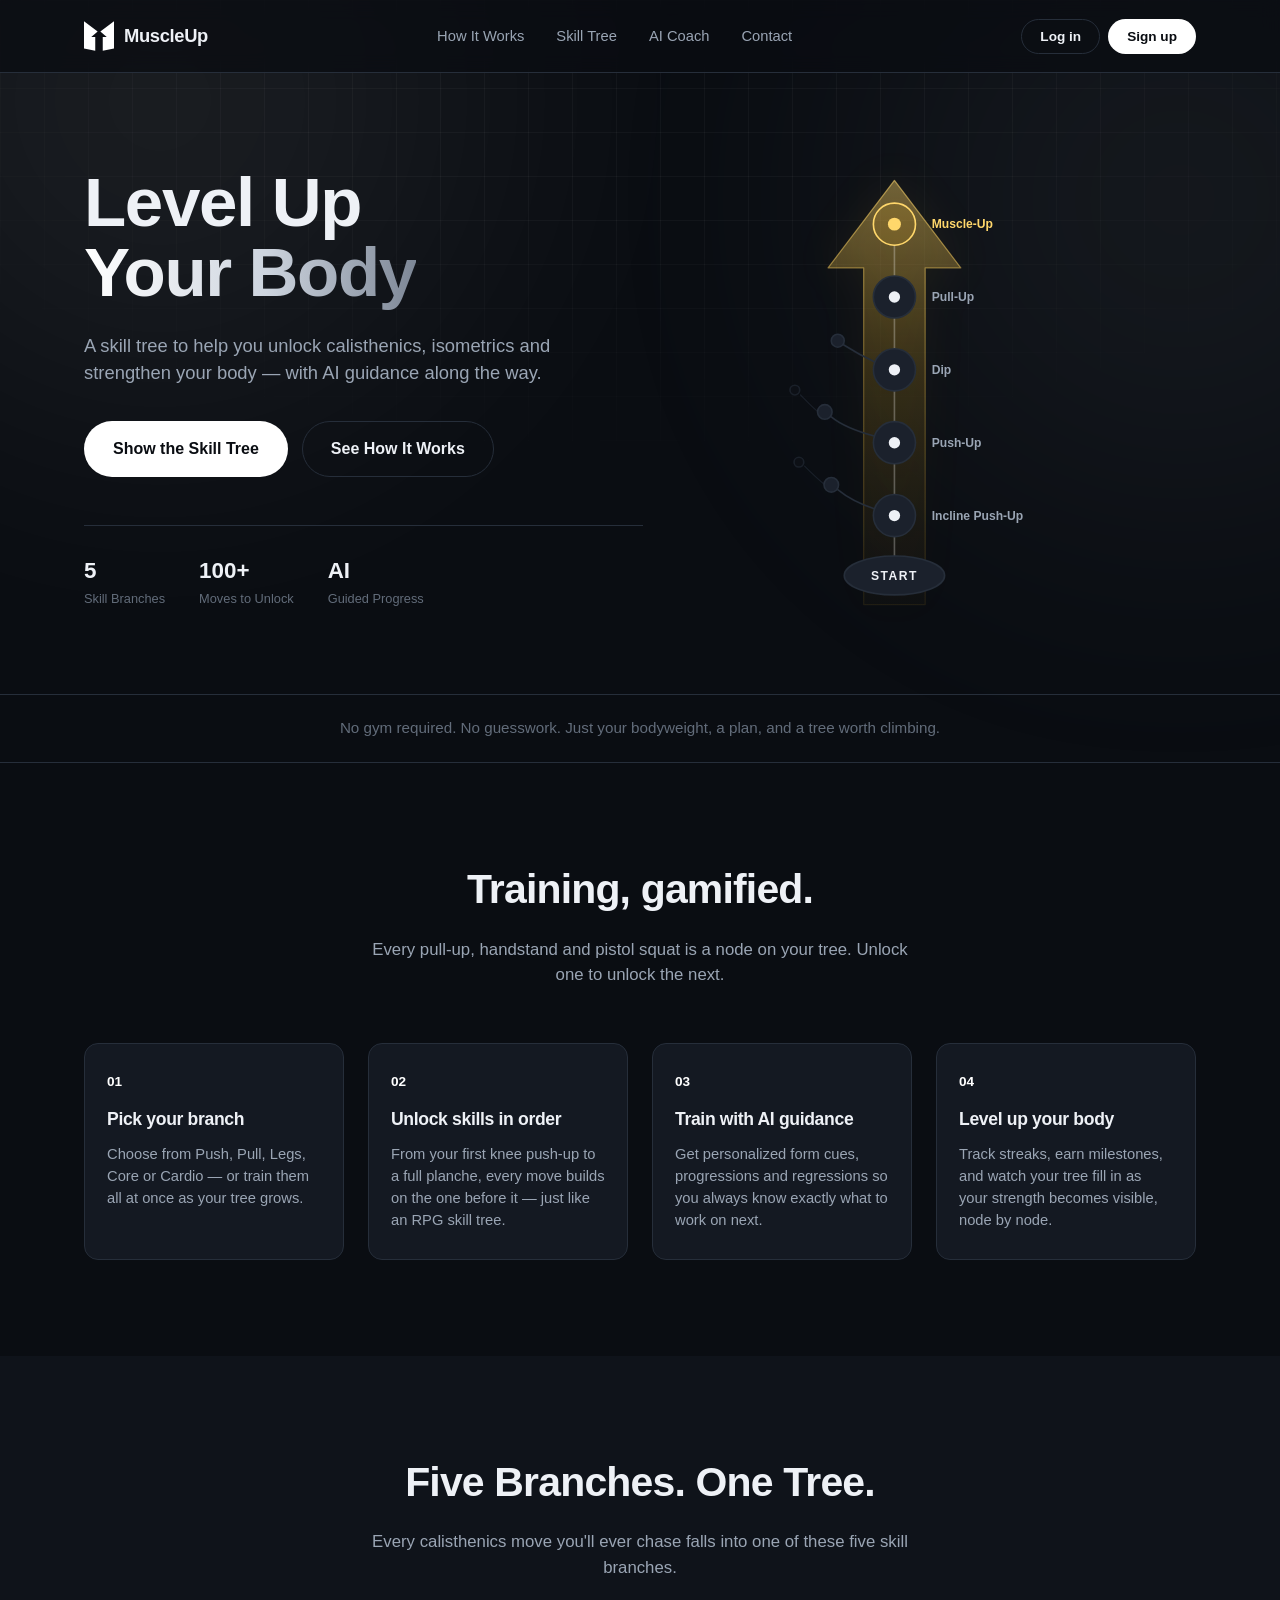
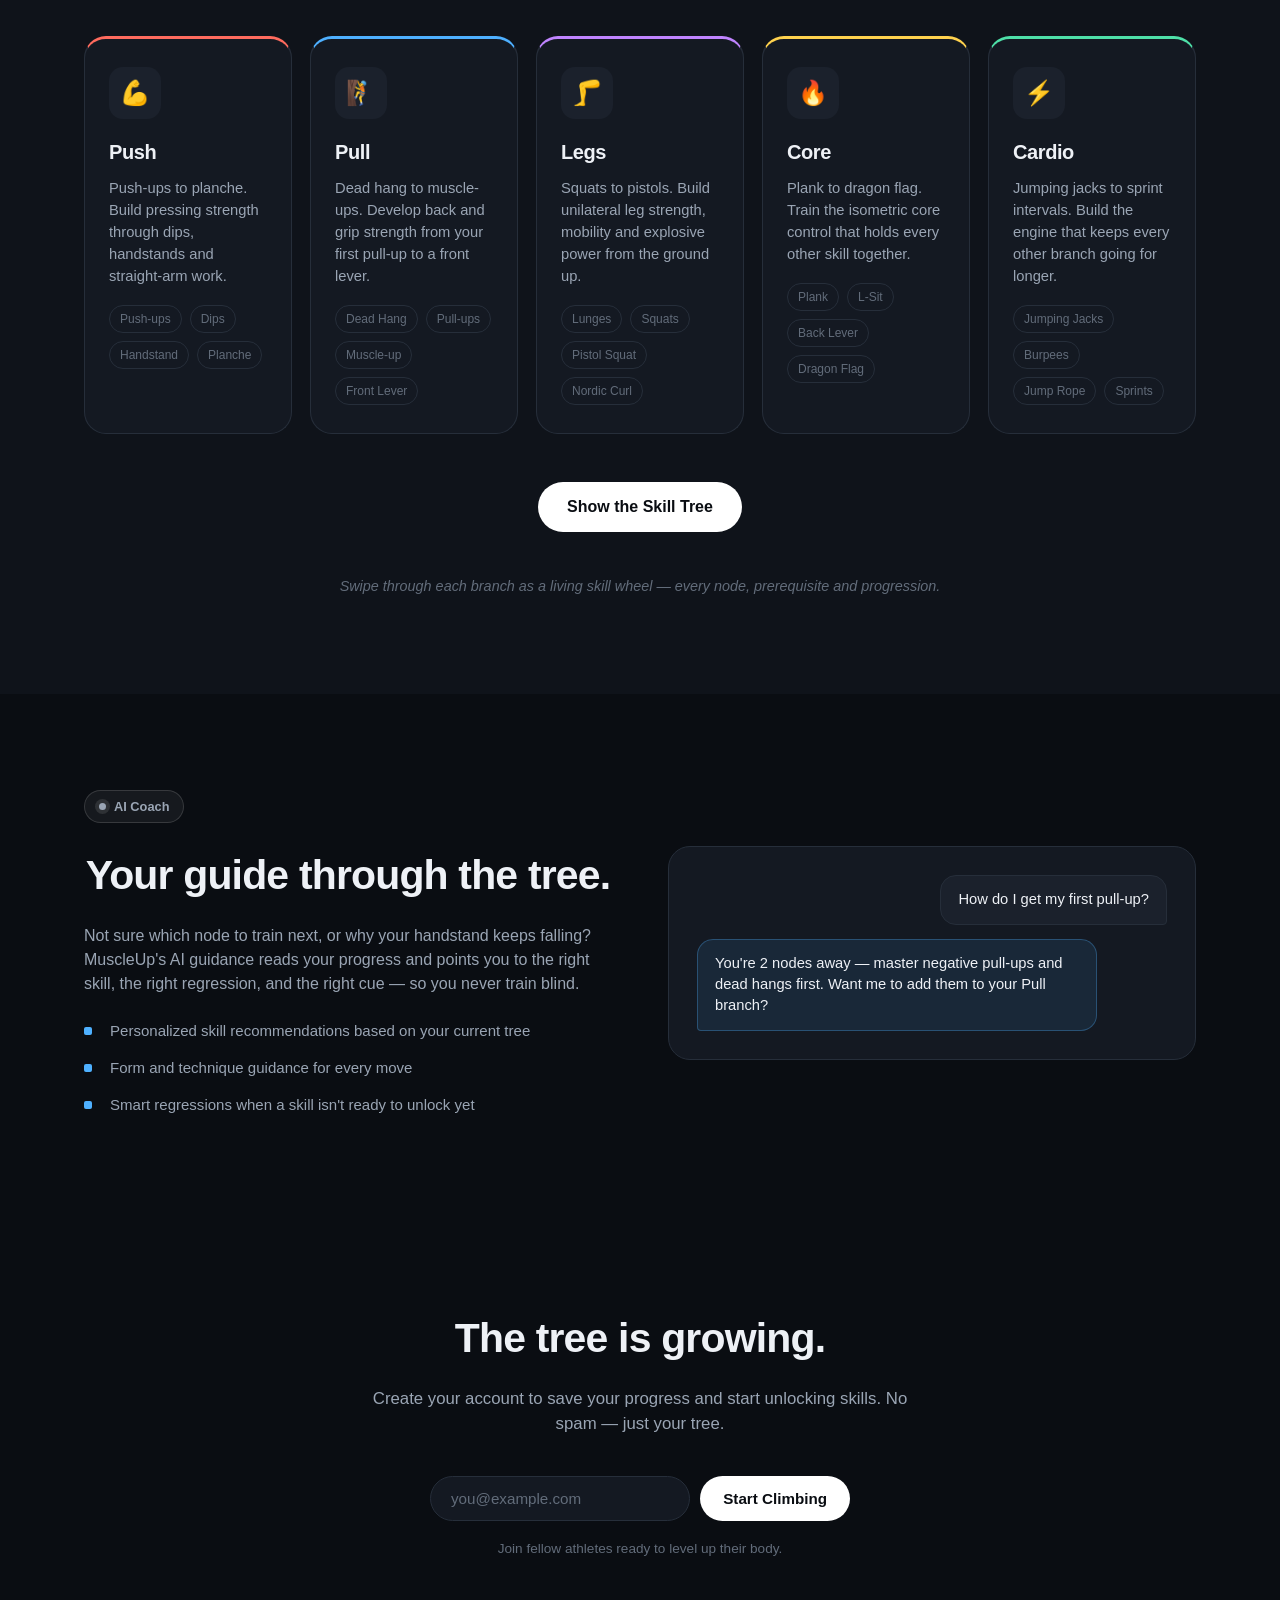
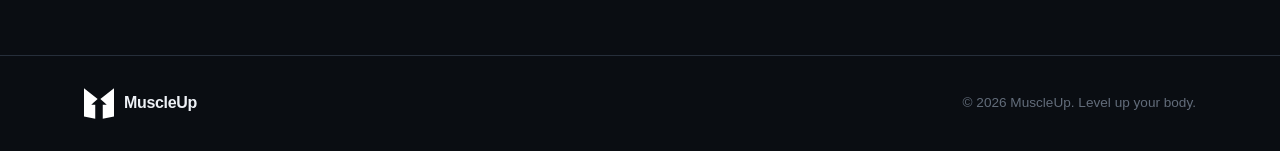
<file: index.html>
<!DOCTYPE html>
<html lang="en">
<head>
<meta charset="UTF-8">
<meta name="viewport" content="width=device-width, initial-scale=1.0">
<title>MuscleUp</title>
<meta name="description" content="A skill tree to help you unlock calisthenics, isometrics and strengthen your body, with AI guidance along the way.">
<!-- warm the connection to Supabase before the first query — keep this
     host in step with SUPABASE_URL in js/auth-config.js -->
<link rel="preconnect" href="https://ixcmhtoixwewbaqtuimb.supabase.co" crossorigin>
<link rel="dns-prefetch" href="https://ixcmhtoixwewbaqtuimb.supabase.co">
<link rel="icon" href="assets/favicon.svg" type="image/svg+xml">
<meta name="theme-color" content="#0a0d12">
<link rel="stylesheet" href="css/style.css?v=18">
<link rel="stylesheet" href="css/auth.css?v=18">
</head>
<body>

<div class="bg-grid" aria-hidden="true"></div>
<div class="bg-glow bg-glow--push" aria-hidden="true"></div>
<div class="bg-glow bg-glow--pull" aria-hidden="true"></div>

<header class="site-header">
  <div class="container nav">
    <a class="brand" href="#top">
      <img class="brand__mark" src="assets/logo.svg" alt="" width="400" height="404">
      <span class="brand__name">Muscle<em>Up</em></span>
    </a>
    <nav class="nav__links" id="nav-links" aria-label="Primary"></nav>
    <div class="nav__tools">
      <div id="auth-slot"></div>
      <button type="button" class="nav__burger" id="nav-burger"
              aria-label="Open menu" aria-expanded="false" aria-controls="nav-links">
        <span aria-hidden="true"></span><span aria-hidden="true"></span><span aria-hidden="true"></span>
      </button>
    </div>
  </div>
</header>

<main id="top">

  <!-- HERO -->
  <section class="hero">
    <div class="container hero__grid">
      <div class="hero__copy">
        <h1 class="hero__title">Level Up<br><span class="grad-text">Your Body</span></h1>
        <p class="hero__desc">A skill tree to help you unlock calisthenics, isometrics and strengthen your body — with AI guidance along the way.</p>
        <div class="hero__actions">
          <button type="button" class="btn btn--primary btn--lg" data-open-tree>Show the Skill Tree</button>
          <a href="#how-it-works" class="btn btn--ghost btn--lg">See How It Works</a>
        </div>
        <div class="hero__stats">
          <div class="stat"><strong>5</strong><span>Skill Branches</span></div>
          <div class="stat"><strong>100+</strong><span>Moves to Unlock</span></div>
          <div class="stat"><strong>AI</strong><span>Guided Progress</span></div>
          <!-- filled in from the profiles table; hidden if the count can't be read -->
          <div class="stat" id="stat-users-block" hidden>
            <strong id="stat-users">—</strong><span id="stat-users-label">Active Users</span>
          </div>
        </div>
      </div>

      <div class="hero__visual" role="img" aria-label="A skill tree climbing from START through Incline Push-Up, Push-Up, Dip and Pull-Up to Muscle-Up">
        <svg viewBox="0 0 420 560" class="tree-preview" xmlns="http://www.w3.org/2000/svg">
          <defs>
            <linearGradient id="rise-fill" x1="0" y1="1" x2="0" y2="0">
              <stop offset="0%"   stop-color="#8a6b12" stop-opacity="0.04"/>
              <stop offset="55%"  stop-color="#d9a521" stop-opacity="0.18"/>
              <stop offset="100%" stop-color="#ffd76b" stop-opacity="0.40"/>
            </linearGradient>
            <linearGradient id="rise-edge" x1="0" y1="1" x2="0" y2="0">
              <stop offset="0%"   stop-color="#d9a521" stop-opacity="0.10"/>
              <stop offset="100%" stop-color="#ffd76b" stop-opacity="0.60"/>
            </linearGradient>
          </defs>

          <!-- the climb: a gold arrow rising behind the chain, up to Muscle-Up -->
          <path class="rise" d="M150 24 L232 132 L188 132 L188 548 L112 548 L112 132 L68 132 Z"
                fill="url(#rise-fill)" stroke="url(#rise-edge)" stroke-width="1.5" stroke-linejoin="round"/>

          <!-- side branches off the main line -->
          <g class="mini-branch" fill="none" stroke-width="2" stroke-linecap="round">
            <path d="M126 430 C 108 424 92 416 80 406"/>
            <path d="M126 340 C 104 334 84 326 72 316"/>
            <path d="M127 249 C 112 242 98 234 87 227"/>
          </g>
          <g class="mini-branch mini-branch--faint" fill="none" stroke-width="1.5" stroke-linecap="round">
            <path d="M64 400 C 54 392 46 384 39 377"/>
            <path d="M57 311 C 47 303 40 295 34 289"/>
          </g>

          <!-- links between consecutive skills -->
          <g class="chain" stroke-width="2" stroke-linecap="round">
            <line x1="150" y1="488" x2="150" y2="464"/>
            <line x1="150" y1="412" x2="150" y2="374"/>
            <line x1="150" y1="322" x2="150" y2="284"/>
            <line x1="150" y1="232" x2="150" y2="194"/>
            <line x1="150" y1="142" x2="150" y2="104"/>
          </g>

          <!-- smaller nodes hanging off the branches -->
          <circle class="mini-dot" cx="72" cy="400" r="9"/>
          <circle class="mini-dot" cx="64" cy="310" r="9"/>
          <circle class="mini-dot" cx="80" cy="222" r="8"/>
          <circle class="mini-dot mini-dot--faint" cx="32" cy="372" r="6"/>
          <circle class="mini-dot mini-dot--faint" cx="27" cy="283" r="6"/>

          <!-- START -->
          <g class="mini-start">
            <ellipse cx="150" cy="512" rx="62" ry="24"/>
            <text x="150" y="512" dy="0.34em">START</text>
          </g>

          <!-- the five skills, every node the same size -->
          <g class="mini-node">
            <circle cx="150" cy="438" r="26"/>
            <circle class="mini-node__pip" cx="150" cy="438" r="7"/>
            <text class="mini-node__label" x="196" y="438" dy="0.34em">Incline Push-Up</text>
          </g>
          <g class="mini-node">
            <circle cx="150" cy="348" r="26"/>
            <circle class="mini-node__pip" cx="150" cy="348" r="7"/>
            <text class="mini-node__label" x="196" y="348" dy="0.34em">Push-Up</text>
          </g>
          <g class="mini-node">
            <circle cx="150" cy="258" r="26"/>
            <circle class="mini-node__pip" cx="150" cy="258" r="7"/>
            <text class="mini-node__label" x="196" y="258" dy="0.34em">Dip</text>
          </g>
          <g class="mini-node">
            <circle cx="150" cy="168" r="26"/>
            <circle class="mini-node__pip" cx="150" cy="168" r="7"/>
            <text class="mini-node__label" x="196" y="168" dy="0.34em">Pull-Up</text>
          </g>
          <g class="mini-node mini-node--goal">
            <circle cx="150" cy="78" r="26"/>
            <circle class="mini-node__pip" cx="150" cy="78" r="8"/>
            <text class="mini-node__label" x="196" y="78" dy="0.34em">Muscle-Up</text>
          </g>
        </svg>
      </div>
    </div>
  </section>

  <!-- LOGOS / TRUST STRIP (mission line) -->
  <section class="mission">
    <div class="container">
      <p>No gym required. No guesswork. Just your bodyweight, a plan, and a tree worth climbing.</p>
    </div>
  </section>

  <!-- HOW IT WORKS -->
  <section id="how-it-works" class="section">
    <div class="container">
      <h2 class="section__title">Training, gamified.</h2>
      <p class="section__lead">Every pull-up, handstand and pistol squat is a node on your tree. Unlock one to unlock the next.</p>

      <div class="steps">
        <div class="step">
          <div class="step__num">01</div>
          <h3>Pick your branch</h3>
          <p>Choose from Push, Pull, Legs, Core or Cardio — or train them all at once as your tree grows.</p>
        </div>
        <div class="step">
          <div class="step__num">02</div>
          <h3>Unlock skills in order</h3>
          <p>From your first knee push-up to a full planche, every move builds on the one before it — just like an RPG skill tree.</p>
        </div>
        <div class="step">
          <div class="step__num">03</div>
          <h3>Train with AI guidance</h3>
          <p>Get personalized form cues, progressions and regressions so you always know exactly what to work on next.</p>
        </div>
        <div class="step">
          <div class="step__num">04</div>
          <h3>Level up your body</h3>
          <p>Track streaks, earn milestones, and watch your tree fill in as your strength becomes visible, node by node.</p>
        </div>
      </div>
    </div>
  </section>

  <!-- CATEGORIES -->
  <section id="categories" class="section section--alt">
    <div class="container">
      <h2 class="section__title">Five Branches. One Tree.</h2>
      <p class="section__lead">Every calisthenics move you'll ever chase falls into one of these five skill branches.</p>

      <div class="cards">
        <article class="card card--push">
          <div class="card__icon">💪</div>
          <h3>Push</h3>
          <p>Push-ups to planche. Build pressing strength through dips, handstands and straight-arm work.</p>
          <ul class="card__tags">
            <li>Push-ups</li><li>Dips</li><li>Handstand</li><li>Planche</li>
          </ul>
        </article>
        <article class="card card--pull">
          <div class="card__icon">🧗</div>
          <h3>Pull</h3>
          <p>Dead hang to muscle-ups. Develop back and grip strength from your first pull-up to a front lever.</p>
          <ul class="card__tags">
            <li>Dead Hang</li><li>Pull-ups</li><li>Muscle-up</li><li>Front Lever</li>
          </ul>
        </article>
        <article class="card card--legs">
          <div class="card__icon">🦵</div>
          <h3>Legs</h3>
          <p>Squats to pistols. Build unilateral leg strength, mobility and explosive power from the ground up.</p>
          <ul class="card__tags">
            <li>Lunges</li><li>Squats</li><li>Pistol Squat</li><li>Nordic Curl</li>
          </ul>
        </article>
        <article class="card card--core">
          <div class="card__icon">🔥</div>
          <h3>Core</h3>
          <p>Plank to dragon flag. Train the isometric core control that holds every other skill together.</p>
          <ul class="card__tags">
            <li>Plank</li><li>L-Sit</li><li>Back Lever</li><li>Dragon Flag</li>
          </ul>
        </article>
        <article class="card card--cardio">
          <div class="card__icon">⚡</div>
          <h3>Cardio</h3>
          <p>Jumping jacks to sprint intervals. Build the engine that keeps every other branch going for longer.</p>
          <ul class="card__tags">
            <li>Jumping Jacks</li><li>Burpees</li><li>Jump Rope</li><li>Sprints</li>
          </ul>
        </article>
      </div>

      <div class="categories__cta">
        <button type="button" class="btn btn--primary btn--lg" data-open-tree>Show the Skill Tree</button>
      </div>
      <p class="categories__note">Swipe through each branch as a living skill wheel — every node, prerequisite and progression.</p>
    </div>
  </section>

  <!-- AI GUIDANCE -->
  <section id="ai" class="section ai">
    <div class="container ai__grid">
      <div class="ai__copy">
        <span class="eyebrow eyebrow--alt"><span class="eyebrow__dot"></span> AI Coach</span>
        <h2 class="section__title">Your guide through the tree.</h2>
        <p>Not sure which node to train next, or why your handstand keeps falling? MuscleUp's AI guidance reads your progress and points you to the right skill, the right regression, and the right cue — so you never train blind.</p>
        <ul class="ai__list">
          <li>Personalized skill recommendations based on your current tree</li>
          <li>Form and technique guidance for every move</li>
          <li>Smart regressions when a skill isn't ready to unlock yet</li>
        </ul>
      </div>
      <div class="ai__panel">
        <div class="ai__chat">
          <div class="ai__bubble ai__bubble--user">How do I get my first pull-up?</div>
          <div class="ai__bubble ai__bubble--ai">You're 2 nodes away — master negative pull-ups and dead hangs first. Want me to add them to your Pull branch?</div>
        </div>
      </div>
    </div>
  </section>

  <!-- CTA / SIGN UP -->
  <section id="join" class="section join">
    <div class="container join__inner">
      <h2 class="section__title">The tree is growing.</h2>
      <p class="section__lead">Create your account to save your progress and start unlocking skills. No spam — just your tree.</p>
      <form class="join__form" id="waitlist-form">
        <label class="sr-only" for="email">Email address</label>
        <input type="email" id="email" name="email" placeholder="you@example.com" required>
        <button type="submit" class="btn btn--primary">Start Climbing</button>
      </form>
      <p class="join__note" id="waitlist-note">Join fellow athletes ready to level up their body.</p>
    </div>
  </section>

</main>

<footer class="site-footer">
  <div class="container footer__inner">
    <div class="brand">
      <img class="brand__mark" src="assets/logo.svg" alt="" width="400" height="404">
      <span class="brand__name">Muscle<em>Up</em></span>
    </div>
    <p>&copy; 2026 MuscleUp. Level up your body.</p>
  </div>
</footer>

<!-- SKILL TREE OVERLAY -->
<div class="tree-overlay" id="tree-overlay" role="dialog" aria-modal="true" aria-label="Skill tree" aria-hidden="true">
  <div class="tree-overlay__chrome">
    <div class="tree-chrome__left">
      <button class="tree-close" id="tree-close" aria-label="Close skill tree">✕</button>
      <div class="tree-chrome__title">
        <small>MuscleUp</small>
        <strong>Skill Tree</strong>
      </div>
    </div>

    <div class="tree-switch">
      <button class="tree-switch__btn" id="tree-prev" aria-label="Previous branch">‹</button>
      <div class="tree-switch__center">
        <div class="tree-switch__icon" id="tree-cat-icon">💪</div>
        <div class="tree-switch__name">
          <span id="tree-cat-name">Push</span>
        </div>
        <div class="tree-switch__meta" id="tree-cat-meta">Branch 1 / 5</div>
      </div>
      <button class="tree-switch__btn" id="tree-next" aria-label="Next branch">›</button>
    </div>

    <div class="tree-chrome__right">
      <div class="tree-dots" id="tree-dots" aria-hidden="true"></div>
    </div>
  </div>

  <div class="tree-preview-bar" id="tree-preview-bar" hidden>
    <span class="tree-preview-bar__tag">Preview</span>
    <span class="tree-preview-bar__text">You're signed out — progress is saved on this device only, not to an account.</span>
    <button type="button" class="btn btn--primary btn--small" data-auth-open="signup">Sign up</button>
  </div>

  <div class="tree-stage" id="tree-stage">
    <svg id="tree-svg" xmlns="http://www.w3.org/2000/svg"></svg>
    <div class="tree-hint">Tap a skill to log reps · scroll or drag to move · pinch (⌘/Ctrl + scroll) to zoom · ‹ › or swipe to switch branch</div>

    <!-- collapsible standings, docked to the side of the map -->
    <aside class="tree-board" id="tree-board" aria-label="Leaderboard">
      <button type="button" class="tree-board__toggle" id="tree-board-toggle"
              aria-expanded="false" aria-controls="tree-board-panel">
        <svg viewBox="0 0 24 24" width="15" height="15" aria-hidden="true">
          <path d="M4 14h4v7H4zM10 8h4v13h-4zM16 11h4v10h-4z"/>
        </svg>
        <span class="tree-board__label">Leaderboard</span>
        <span class="tree-board__chev" aria-hidden="true">▸</span>
      </button>

      <div class="tree-board__panel" id="tree-board-panel" hidden>
        <p class="tree-board__status" id="tree-board-status" role="status"></p>
        <ol class="tree-board__list" id="tree-board-list"></ol>
        <a class="tree-board__all" href="leaderboard.html">Full leaderboard →</a>
      </div>
    </aside>
  </div>

  <!-- per-skill popup -->
  <div class="skill-pop" id="skill-pop" hidden>
    <div class="skill-pop__backdrop" data-pop-close></div>
    <div class="skill-pop__card" role="dialog" aria-modal="true" aria-label="Skill detail">
      <button class="skill-pop__close" data-pop-close aria-label="Close">✕</button>
      <div class="skill-pop__body" id="skill-pop-body"></div>
    </div>
  </div>

  <div class="tree-footer">
    <div class="tree-legend" id="tree-legend"></div>
    <div class="tree-zoom">
      <button class="tree-zoom__btn" id="tree-zoom-out" aria-label="Zoom out">−</button>
      <button class="tree-zoom__btn" id="tree-zoom-reset" aria-label="Reset view">⤢</button>
      <button class="tree-zoom__btn" id="tree-zoom-in" aria-label="Zoom in">+</button>
    </div>
  </div>
</div>

<!-- SIGN-UP CHECK-IN — step 1 picks a level, step 2 asks what you can do -->
<div class="assess" id="assess" hidden>
  <div class="assess__backdrop"></div>
  <div class="assess__card" role="dialog" aria-modal="true" aria-labelledby="assess-title">

    <!-- STEP 1 — pick a level -->
    <div class="assess__step" data-assess-step="level">
      <span class="assess__eyebrow">Step 1 of 2 · Pick your level</span>
      <h2 class="assess__title" id="assess-title">Where are you starting from?</h2>
      <p class="assess__lead">This decides which exercises we ask about next — nothing is unlocked yet. Everyone starts on zero reps whichever you pick.</p>

      <div class="assess__levels" id="assess-levels"></div>
    </div>

    <!-- STEP 2 — which of that level's exercises you can already do -->
    <div class="assess__step" data-assess-step="skills" hidden>
      <span class="assess__eyebrow">Step 2 of 2 · <span id="assess-level-name"></span></span>
      <h2 class="assess__title" id="assess-title-2">Which of these can you do?</h2>
      <p class="assess__lead" id="assess-skills-lead"></p>

      <div class="assess__list" id="assess-list"></div>

      <div class="assess__foot">
        <p class="assess__count" id="assess-count"></p>
        <div class="assess__actions">
          <button type="button" class="btn btn--ghost" id="assess-back">← Change level</button>
          <button type="button" class="btn btn--primary" id="assess-save">Unlock my tree</button>
        </div>
        <p class="assess__final">Change your level as often as you like — once you confirm this list, the check-in is done.</p>
      </div>
    </div>
  </div>
</div>

<script src="js/auth-config.js?v=18"></script>
<script src="js/auth.js?v=18"></script>
<script src="js/skills.js?v=18"></script>
<script src="js/profiles.js?v=18"></script>
<script src="js/script.js?v=18"></script>
<script src="js/tree-board.js?v=18"></script>
</body>
</html>
</file>
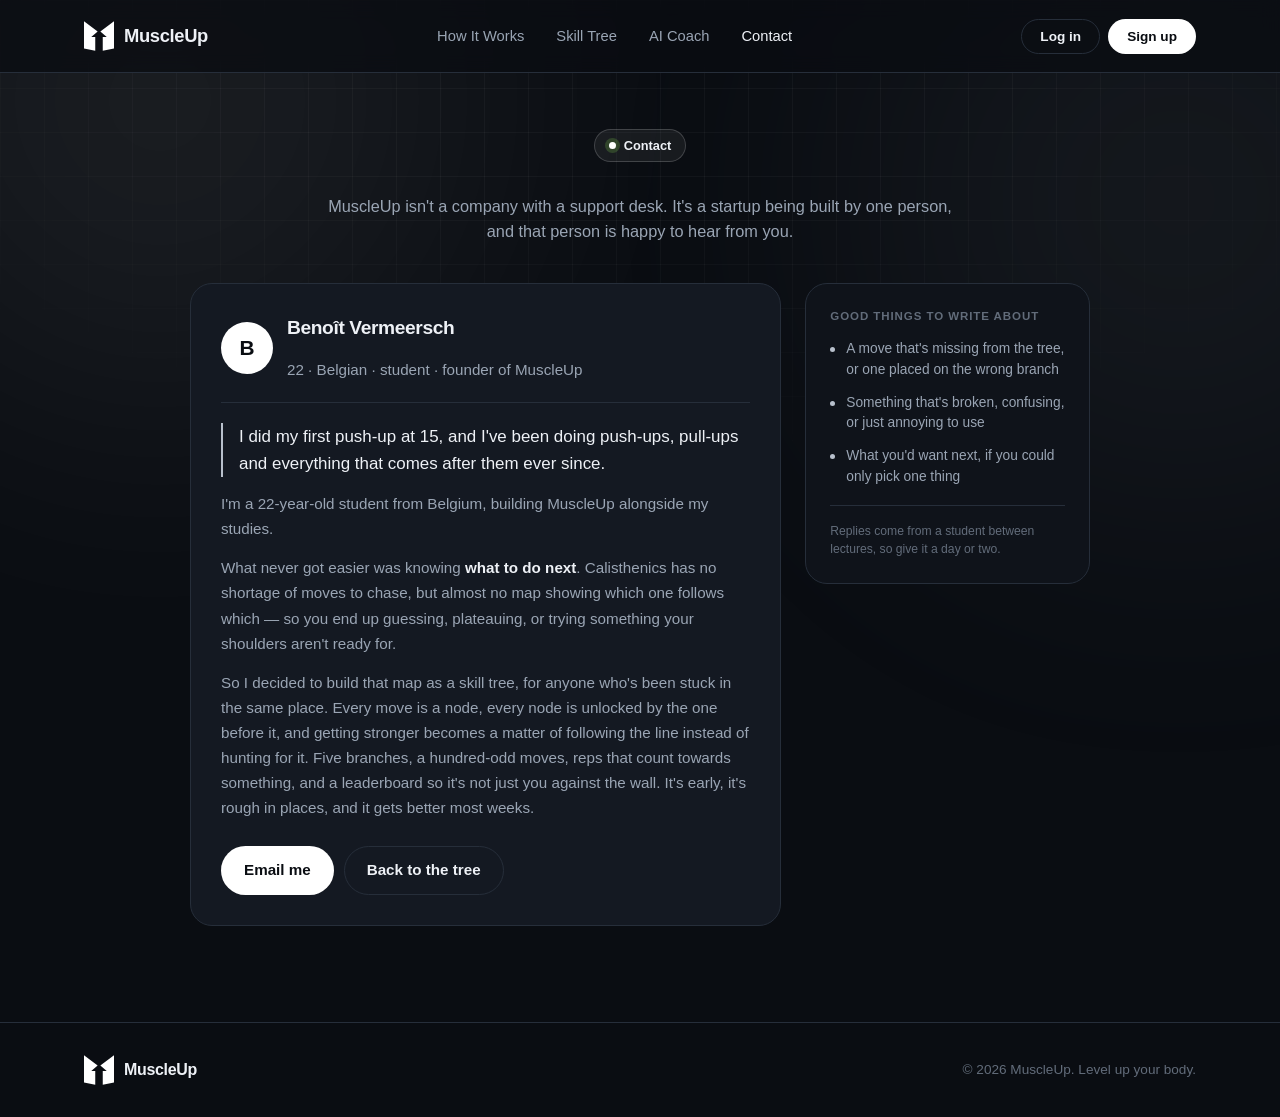
<file: contact.html>
<!DOCTYPE html>
<html lang="en">
<head>
<meta charset="UTF-8">
<meta name="viewport" content="width=device-width, initial-scale=1.0">
<title>Contact · MuscleUp</title>
<meta name="description" content="MuscleUp is built by Benoît Vermeersch, a 22-year-old Belgian student. Get in touch.">
<!-- warm the connection to Supabase before the first query — keep this
     host in step with SUPABASE_URL in js/auth-config.js -->
<link rel="preconnect" href="https://ixcmhtoixwewbaqtuimb.supabase.co" crossorigin>
<link rel="dns-prefetch" href="https://ixcmhtoixwewbaqtuimb.supabase.co">
<link rel="icon" href="assets/favicon.svg" type="image/svg+xml">
<meta name="theme-color" content="#0a0d12">
<link rel="stylesheet" href="css/style.css?v=18">
<link rel="stylesheet" href="css/auth.css?v=18">
<link rel="stylesheet" href="css/pages.css?v=18">
</head>
<body>

<div class="bg-grid" aria-hidden="true"></div>
<div class="bg-glow bg-glow--push" aria-hidden="true"></div>
<div class="bg-glow bg-glow--pull" aria-hidden="true"></div>

<header class="site-header">
  <div class="container nav">
    <a class="brand" href="index.html">
      <img class="brand__mark" src="assets/logo.svg" alt="" width="400" height="404">
      <span class="brand__name">Muscle<em>Up</em></span>
    </a>
    <nav class="nav__links" id="nav-links" aria-label="Primary"></nav>
    <div class="nav__tools">
      <div id="auth-slot"></div>
      <button type="button" class="nav__burger" id="nav-burger"
              aria-label="Open menu" aria-expanded="false" aria-controls="nav-links">
        <span aria-hidden="true"></span><span aria-hidden="true"></span><span aria-hidden="true"></span>
      </button>
    </div>
  </div>
</header>

<main class="page">
  <div class="container">

    <div class="page__head">
      <span class="eyebrow"><span class="eyebrow__dot"></span> Contact</span>
      <p class="page__lead">MuscleUp isn't a company with a support desk. It's a startup being built by one person, and that person is happy to hear from you.</p>
    </div>

    <div class="contact">

      <article class="contact__card">
        <div class="contact__who">
          <span class="contact__avatar" aria-hidden="true">B</span>
          <div>
            <h1 class="contact__name">Benoît Vermeersch</h1>
            <p class="contact__role">22 · Belgian · student · founder of MuscleUp</p>
          </div>
        </div>

        <p class="contact__lede">I did my first push-up at 15, and I've been doing push-ups, pull-ups and everything that comes after them ever since.</p>

        <p>I'm a 22-year-old student from Belgium, building MuscleUp alongside my studies.</p>

        <p>What never got easier was knowing <em>what to do next</em>. Calisthenics has no shortage of moves to chase, but almost no map showing which one follows which — so you end up guessing, plateauing, or trying something your shoulders aren't ready for.</p>

        <p>So I decided to build that map as a skill tree, for anyone who's been stuck in the same place. Every move is a node, every node is unlocked by the one before it, and getting stronger becomes a matter of following the line instead of hunting for it. Five branches, a hundred-odd moves, reps that count towards something, and a leaderboard so it's not just you against the wall. It's early, it's rough in places, and it gets better most weeks.</p>

        <div class="contact__actions">
          <a class="btn btn--primary" href="mailto:benoitjevermeersch@gmail.com">Email me</a>
          <a class="btn btn--ghost" href="index.html">Back to the tree</a>
        </div>
      </article>

      <aside class="contact__aside">
        <h3>Good things to write about</h3>
        <ul class="contact__list">
          <li>A move that's missing from the tree, or one placed on the wrong branch</li>
          <li>Something that's broken, confusing, or just annoying to use</li>
          <li>What you'd want next, if you could only pick one thing</li>
        </ul>
        <p class="contact__note">Replies come from a student between lectures, so give it a day or two.</p>
      </aside>

    </div>

  </div>
</main>

<footer class="site-footer">
  <div class="container footer__inner">
    <div class="brand">
      <img class="brand__mark" src="assets/logo.svg" alt="" width="400" height="404">
      <span class="brand__name">Muscle<em>Up</em></span>
    </div>
    <p>&copy; 2026 MuscleUp. Level up your body.</p>
  </div>
</footer>

<script src="js/auth-config.js?v=18"></script>
<script src="js/auth.js?v=18"></script>
<script src="js/skills.js?v=18"></script>
<script src="js/profiles.js?v=18"></script>
</body>
</html>
</file>
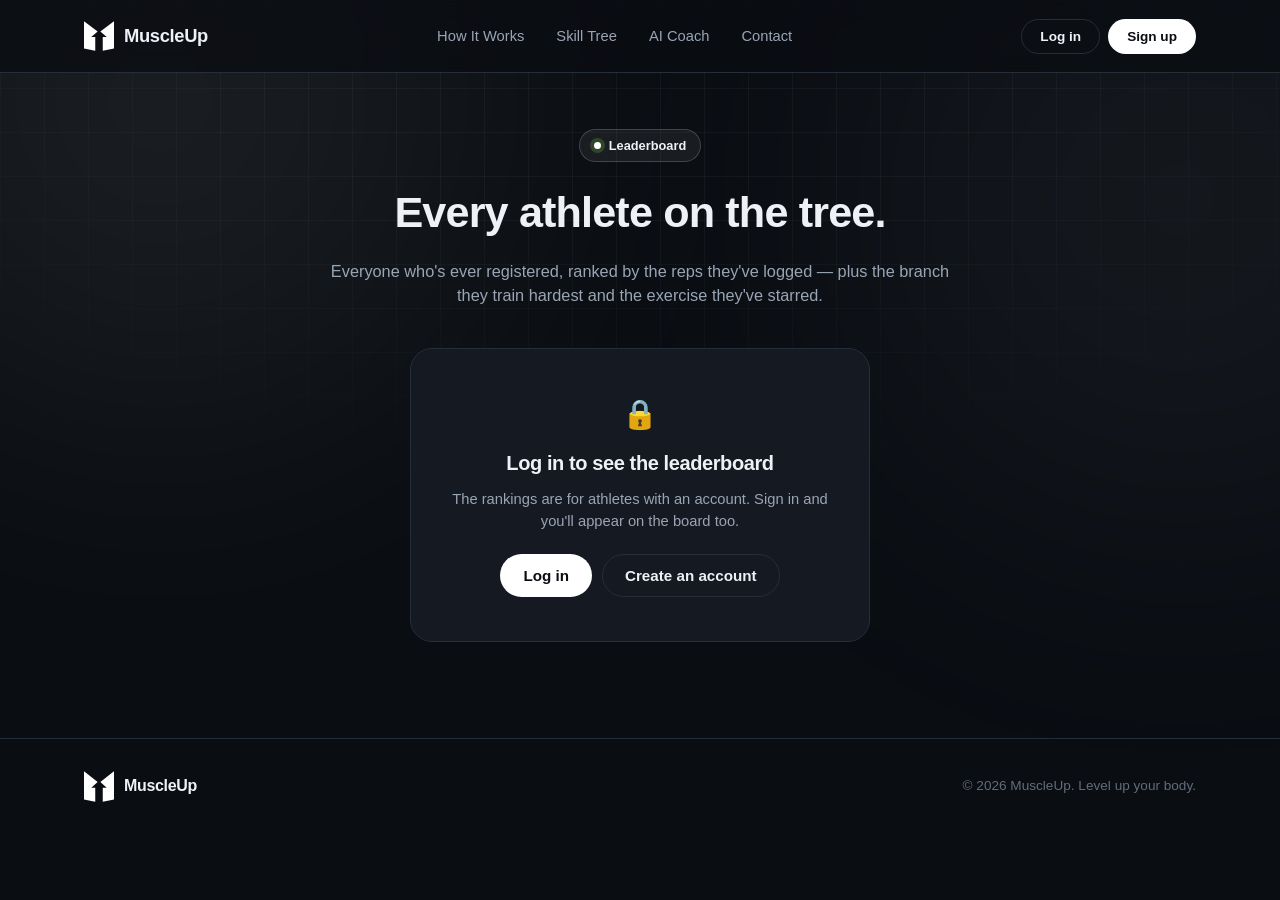
<file: leaderboard.html>
<!DOCTYPE html>
<html lang="en">
<head>
<meta charset="UTF-8">
<meta name="viewport" content="width=device-width, initial-scale=1.0">
<title>Leaderboard · MuscleUp</title>
<meta name="description" content="Every MuscleUp athlete, ranked by total reps — with their strongest branch and favourite exercise.">
<!-- warm the connection to Supabase before the first query — keep this
     host in step with SUPABASE_URL in js/auth-config.js -->
<link rel="preconnect" href="https://ixcmhtoixwewbaqtuimb.supabase.co" crossorigin>
<link rel="dns-prefetch" href="https://ixcmhtoixwewbaqtuimb.supabase.co">
<link rel="icon" href="assets/favicon.svg" type="image/svg+xml">
<meta name="theme-color" content="#0a0d12">
<link rel="stylesheet" href="css/style.css?v=18">
<link rel="stylesheet" href="css/auth.css?v=18">
<link rel="stylesheet" href="css/pages.css?v=18">
</head>
<body>

<div class="bg-grid" aria-hidden="true"></div>
<div class="bg-glow bg-glow--push" aria-hidden="true"></div>
<div class="bg-glow bg-glow--pull" aria-hidden="true"></div>

<header class="site-header">
  <div class="container nav">
    <a class="brand" href="index.html">
      <img class="brand__mark" src="assets/logo.svg" alt="" width="400" height="404">
      <span class="brand__name">Muscle<em>Up</em></span>
    </a>
    <nav class="nav__links" id="nav-links" aria-label="Primary"></nav>
    <div class="nav__tools">
      <div id="auth-slot"></div>
      <button type="button" class="nav__burger" id="nav-burger"
              aria-label="Open menu" aria-expanded="false" aria-controls="nav-links">
        <span aria-hidden="true"></span><span aria-hidden="true"></span><span aria-hidden="true"></span>
      </button>
    </div>
  </div>
</header>

<main class="page">
  <div class="container">

    <div class="page__head">
      <span class="eyebrow"><span class="eyebrow__dot"></span> Leaderboard</span>
      <h1 class="page__title">Every athlete on the tree.</h1>
      <p class="page__lead">Everyone who's ever registered, ranked by the reps they've logged — plus the branch they train hardest and the exercise they've starred.</p>
    </div>

    <!-- signed out -->
    <div class="gate" id="lb-gate" hidden>
      <div class="gate__icon" aria-hidden="true">🔒</div>
      <h2>Log in to see the leaderboard</h2>
      <p>The rankings are for athletes with an account. Sign in and you'll appear on the board too.</p>
      <div class="gate__actions">
        <button type="button" class="btn btn--primary" data-auth-open="login">Log in</button>
        <button type="button" class="btn btn--ghost" data-auth-open="signup">Create an account</button>
      </div>
    </div>

    <!-- signed in -->
    <div id="lb-content" hidden>
      <div class="lb-summary" id="lb-summary"></div>

      <div class="lb-card">
        <div class="lb-card__head">
          <h2>Rankings</h2>
          <span class="lb-card__count" id="lb-count"></span>
        </div>

        <p class="lb-status" id="lb-status" role="status" aria-live="polite" hidden></p>

        <div class="lb-scroll">
          <table class="lb-table">
            <thead>
              <tr>
                <th scope="col" class="lb-rank">#</th>
                <th scope="col">Athlete</th>
                <th scope="col">Total reps</th>
                <th scope="col">Top branch</th>
                <th scope="col">Favourite exercise</th>
              </tr>
            </thead>
            <tbody id="lb-body"></tbody>
          </table>
        </div>
      </div>

      <p class="page__foot-note">Star an exercise anywhere in the skill tree to claim a favourite, and log reps to climb.
        <a href="index.html?tree">Open the skill tree →</a></p>
    </div>

  </div>
</main>

<footer class="site-footer">
  <div class="container footer__inner">
    <div class="brand">
      <img class="brand__mark" src="assets/logo.svg" alt="" width="400" height="404">
      <span class="brand__name">Muscle<em>Up</em></span>
    </div>
    <p>&copy; 2026 MuscleUp. Level up your body.</p>
  </div>
</footer>

<script src="js/auth-config.js?v=18"></script>
<script src="js/auth.js?v=18"></script>
<script src="js/skills.js?v=18"></script>
<script src="js/profiles.js?v=18"></script>
<script src="js/leaderboard.js?v=18"></script>
</body>
</html>
</file>
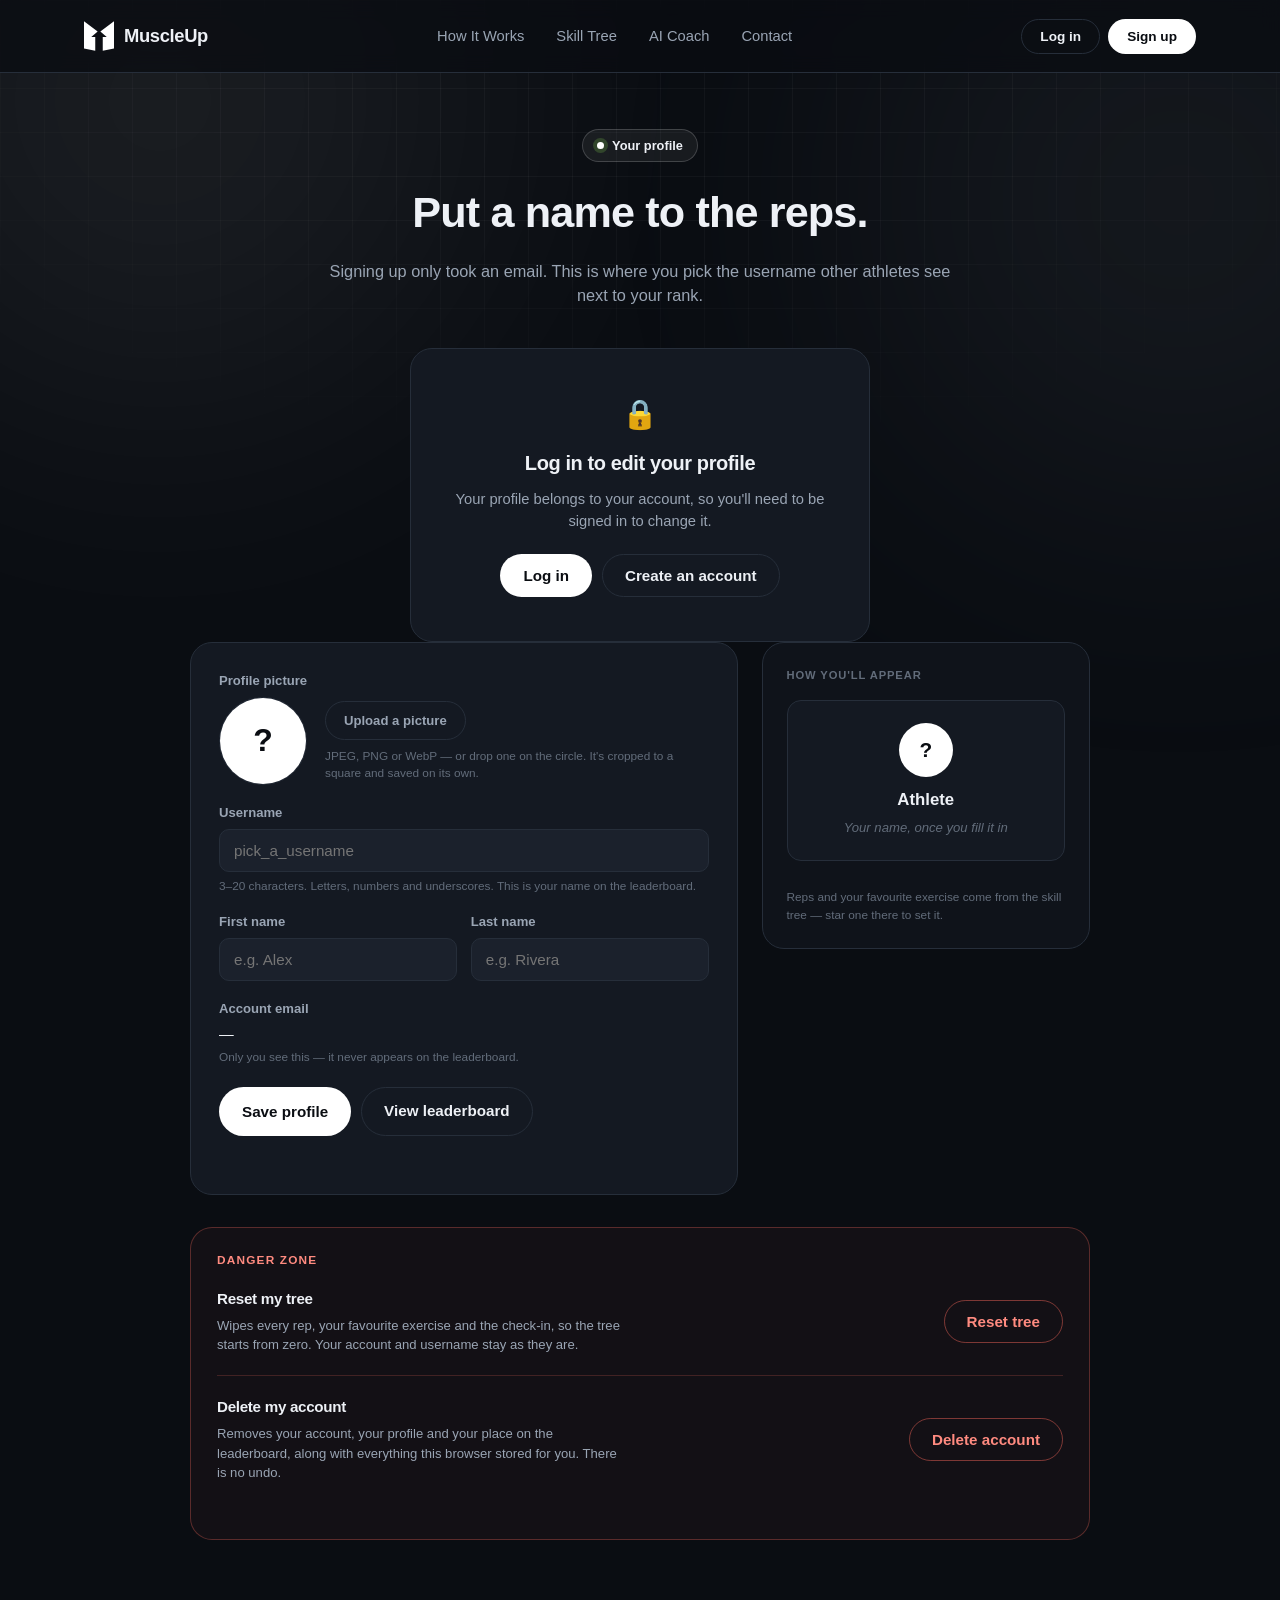
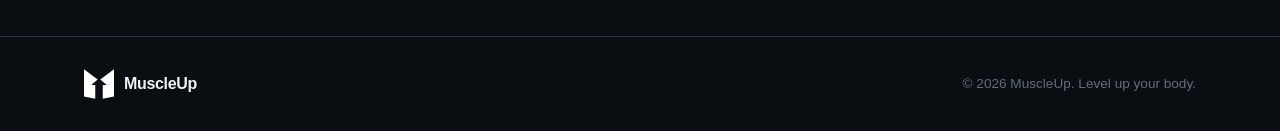
<file: profile.html>
<!DOCTYPE html>
<html lang="en">
<head>
<meta charset="UTF-8">
<meta name="viewport" content="width=device-width, initial-scale=1.0">
<title>Your profile · MuscleUp</title>
<meta name="description" content="Set the username and name other MuscleUp athletes see on the leaderboard.">
<!-- warm the connection to Supabase before the first query — keep this
     host in step with SUPABASE_URL in js/auth-config.js -->
<link rel="preconnect" href="https://ixcmhtoixwewbaqtuimb.supabase.co" crossorigin>
<link rel="dns-prefetch" href="https://ixcmhtoixwewbaqtuimb.supabase.co">
<link rel="icon" href="assets/favicon.svg" type="image/svg+xml">
<meta name="theme-color" content="#0a0d12">
<link rel="stylesheet" href="css/style.css?v=18">
<link rel="stylesheet" href="css/auth.css?v=18">
<link rel="stylesheet" href="css/pages.css?v=18">
</head>
<body>

<div class="bg-grid" aria-hidden="true"></div>
<div class="bg-glow bg-glow--push" aria-hidden="true"></div>
<div class="bg-glow bg-glow--pull" aria-hidden="true"></div>

<header class="site-header">
  <div class="container nav">
    <a class="brand" href="index.html">
      <img class="brand__mark" src="assets/logo.svg" alt="" width="400" height="404">
      <span class="brand__name">Muscle<em>Up</em></span>
    </a>
    <nav class="nav__links" id="nav-links" aria-label="Primary"></nav>
    <div class="nav__tools">
      <div id="auth-slot"></div>
      <button type="button" class="nav__burger" id="nav-burger"
              aria-label="Open menu" aria-expanded="false" aria-controls="nav-links">
        <span aria-hidden="true"></span><span aria-hidden="true"></span><span aria-hidden="true"></span>
      </button>
    </div>
  </div>
</header>

<main class="page">
  <div class="container">

    <div class="page__head">
      <span class="eyebrow"><span class="eyebrow__dot"></span> Your profile</span>
      <h1 class="page__title">Put a name to the reps.</h1>
      <p class="page__lead">Signing up only took an email. This is where you pick the username other athletes see next to your rank.</p>
    </div>

    <!-- signed out -->
    <div class="gate" id="pf-gate" hidden>
      <div class="gate__icon" aria-hidden="true">🔒</div>
      <h2>Log in to edit your profile</h2>
      <p>Your profile belongs to your account, so you'll need to be signed in to change it.</p>
      <div class="gate__actions">
        <button type="button" class="btn btn--primary" data-auth-open="login">Log in</button>
        <button type="button" class="btn btn--ghost" data-auth-open="signup">Create an account</button>
      </div>
    </div>

    <!-- signed in -->
    <div class="pf-grid" id="pf-content" hidden>

      <form class="pf-form" id="pf-form" novalidate>
        <div class="pf-error" id="pf-error" role="alert"></div>
        <div class="pf-state" id="pf-state" role="status" hidden></div>

        <!-- The picture saves on its own, not with the form: a new account
             has no username yet, and needing one to set a photo would be a
             strange gate to put in the way. -->
        <div class="pf-field pf-avatar">
          <span class="pf-label" id="pf-avatar-label">Profile picture</span>
          <div class="pf-avatar__row">
            <button type="button" class="pf-avatar__drop" id="pf-avatar-drop"
                    aria-labelledby="pf-avatar-label">
              <img class="pf-avatar__img" id="pf-avatar-img" alt="" hidden>
              <span class="pf-avatar__initial" id="pf-avatar-initial" aria-hidden="true">?</span>
              <span class="pf-avatar__over" aria-hidden="true">Change</span>
            </button>

            <div class="pf-avatar__side">
              <input type="file" class="sr-only" id="pf-avatar-input"
                     accept="image/jpeg,image/png,image/webp,image/gif,image/avif">
              <div class="pf-avatar__buttons">
                <label class="btn btn--ghost btn--small" for="pf-avatar-input" id="pf-avatar-pick">Upload a picture</label>
                <button type="button" class="btn btn--ghost btn--small" id="pf-avatar-remove" hidden>Remove</button>
              </div>
              <span class="pf-hint" id="pf-avatar-hint">JPEG, PNG or WebP — or drop one on the circle. It's cropped to a square and saved on its own.</span>
            </div>
          </div>
        </div>

        <div class="pf-field">
          <label for="pf-username">Username</label>
          <input type="text" id="pf-username" name="username" placeholder="pick_a_username"
                 autocomplete="username" maxlength="20" spellcheck="false" required>
          <span class="pf-hint">3–20 characters. Letters, numbers and underscores. This is your name on the leaderboard.</span>
        </div>

        <div class="pf-row">
          <div class="pf-field">
            <label for="pf-first">First name</label>
            <input type="text" id="pf-first" name="firstName" placeholder="e.g. Alex"
                   autocomplete="given-name" maxlength="40" required>
          </div>
          <div class="pf-field">
            <label for="pf-last">Last name</label>
            <input type="text" id="pf-last" name="lastName" placeholder="e.g. Rivera"
                   autocomplete="family-name" maxlength="40" required>
          </div>
        </div>

        <div class="pf-field pf-field--static">
          <span class="pf-label">Account email</span>
          <span class="pf-static" id="pf-email">—</span>
          <span class="pf-hint">Only you see this — it never appears on the leaderboard.</span>
        </div>

        <div class="pf-actions">
          <button type="submit" class="btn btn--primary">Save profile</button>
          <a class="btn btn--ghost" href="leaderboard.html">View leaderboard</a>
        </div>

        <p class="pf-note" id="pf-note" role="status" aria-live="polite"></p>
      </form>

      <aside class="pf-preview" aria-label="Leaderboard preview">
        <span class="pf-preview__tag">How you'll appear</span>
        <div class="pf-preview__card">
          <span class="pf-preview__avatar" id="pf-preview-avatar" aria-hidden="true">
            <img class="pf-preview__img" id="pf-preview-avatar-img" alt="" hidden>
            <span id="pf-preview-avatar-initial">?</span>
          </span>
          <span class="pf-preview__name" id="pf-preview-name">Athlete</span>
          <span class="pf-preview__full is-placeholder" id="pf-preview-full">Your name, once you fill it in</span>
        </div>
        <div class="pf-preview__stats" id="pf-preview-stats"></div>
        <p class="pf-preview__note">Reps and your favourite exercise come from the skill tree — star one there to set it.</p>
      </aside>

      <!-- irreversible things, kept apart from the form on purpose -->
      <section class="pf-danger" aria-labelledby="pf-danger-title">
        <h2 class="pf-danger__title" id="pf-danger-title">Danger zone</h2>

        <div class="pf-danger__item">
          <div class="pf-danger__row">
            <div class="pf-danger__text">
              <h3>Reset my tree</h3>
              <p>Wipes every rep, your favourite exercise and the check-in, so the tree starts from zero. Your account and username stay as they are.</p>
            </div>
            <button type="button" class="btn btn--danger" id="pf-reset">Reset tree</button>
          </div>
          <div class="pf-danger__confirm" id="pf-reset-confirm" hidden>
            <p>This clears <b id="pf-reset-count">0</b> reps and can't be undone.</p>
            <div class="pf-danger__buttons">
              <button type="button" class="btn btn--ghost btn--small" data-danger-cancel="reset">Cancel</button>
              <button type="button" class="btn btn--danger btn--small" id="pf-reset-go">Yes, reset my tree</button>
            </div>
          </div>
        </div>

        <div class="pf-danger__item">
          <div class="pf-danger__row">
            <div class="pf-danger__text">
              <h3>Delete my account</h3>
              <p>Removes your account, your profile and your place on the leaderboard, along with everything this browser stored for you. There is no undo.</p>
            </div>
            <button type="button" class="btn btn--danger" id="pf-delete">Delete account</button>
          </div>
          <div class="pf-danger__confirm" id="pf-delete-confirm" hidden>
            <label for="pf-delete-input">Type <b>DELETE</b> to confirm</label>
            <input type="text" id="pf-delete-input" autocomplete="off" spellcheck="false" placeholder="DELETE">
            <div class="pf-danger__buttons">
              <button type="button" class="btn btn--ghost btn--small" data-danger-cancel="delete">Cancel</button>
              <button type="button" class="btn btn--danger btn--small" id="pf-delete-go" disabled>Delete permanently</button>
            </div>
          </div>
        </div>

        <p class="pf-danger__note" id="pf-danger-note" role="status" aria-live="polite"></p>
      </section>

    </div>

  </div>
</main>

<footer class="site-footer">
  <div class="container footer__inner">
    <div class="brand">
      <img class="brand__mark" src="assets/logo.svg" alt="" width="400" height="404">
      <span class="brand__name">Muscle<em>Up</em></span>
    </div>
    <p>&copy; 2026 MuscleUp. Level up your body.</p>
  </div>
</footer>

<script src="js/auth-config.js?v=18"></script>
<script src="js/auth.js?v=18"></script>
<script src="js/skills.js?v=18"></script>
<script src="js/profiles.js?v=18"></script>
<script src="js/profile-page.js?v=18"></script>
</body>
</html>
</file>
<file: css/style.css>
/* -------------------------------------------------
   MuscleUp — Landing Page
   ------------------------------------------------- */

:root {
  --bg: #0a0d12;
  --bg-alt: #0f131a;
  --surface: #141922;
  --surface-2: #1b212c;
  --border: #262e3a;

  --text: #eef1f6;
  --text-dim: #9aa5b4;
  --text-faint: #626c7a;

  /* Brand accent. The name is historical — the palette is monochrome now,
     so "lime" is simply white and "lime-dim" the muted step below it. */
  --lime: #ffffff;
  --lime-dim: #b8c0cc;

  --push: #ff6b5e;
  --pull: #4eb0ff;
  --legs: #c084ff;
  --core: #ffd24e;
  --cardio: #4ee0a8;

  --radius: 14px;
  --radius-lg: 22px;

  --grid-line: rgba(255,255,255,0.035);
  --glow-opacity: 0.07;
  --header-bg: rgba(10,13,18,0.75);

  /* skill-tree map surfaces (theme-aware) */
  --tt-stage: #0c1017;
  --tt-panel: rgba(16,20,28,0.86);
  --tt-node: #1a212c;
  --tt-node-border: #2b3442;
  --tt-line: #3a4454;
  --tt-sector: rgba(255,255,255,0.02);
  --tt-sector-line: rgba(255,255,255,0.07);
  --tt-node-text: #eef1f6;

  /* Helvetica everywhere. Linux and Windows have no Helvetica, so Arial —
     metrically identical — picks it up, with Nimbus Sans covering Linux. */
  --font-display: Helvetica, "Helvetica Neue", "Nimbus Sans", Arial, sans-serif;
  --font-body: Helvetica, "Helvetica Neue", "Nimbus Sans", Arial, sans-serif;
}

* { box-sizing: border-box; }

html { scroll-behavior: smooth; }

body {
  margin: 0;
  background: var(--bg);
  color: var(--text);
  font-family: var(--font-body);
  line-height: 1.5;
  -webkit-font-smoothing: antialiased;
  overflow-x: hidden;
  transition: background 0.3s ease, color 0.3s ease;
}
body.is-locked { overflow: hidden; }

h1, h2, h3, .brand__name {
  font-family: var(--font-display);
  letter-spacing: -0.02em;
  margin: 0;
}

p { margin: 0; }

a { color: inherit; text-decoration: none; }

ul { margin: 0; padding: 0; list-style: none; }

.container {
  width: 100%;
  max-width: 1160px;
  margin: 0 auto;
  padding: 0 24px;
}

.sr-only {
  position: absolute;
  width: 1px; height: 1px;
  overflow: hidden;
  clip: rect(0 0 0 0);
  white-space: nowrap;
}

/* ---------- background decoration ---------- */

.bg-grid {
  position: fixed;
  inset: 0;
  z-index: -2;
  background-image:
    linear-gradient(var(--grid-line) 1px, transparent 1px),
    linear-gradient(90deg, var(--grid-line) 1px, transparent 1px);
  background-size: 44px 44px;
  mask-image: radial-gradient(ellipse 80% 60% at 50% 0%, black 40%, transparent 90%);
}

.bg-glow {
  position: fixed;
  z-index: -1;
  width: 640px;
  height: 640px;
  border-radius: 50%;
  filter: blur(140px);
  opacity: var(--glow-opacity);
  pointer-events: none;
}
.bg-glow--push { top: -220px; left: -160px; background: #ffffff; }
.bg-glow--pull { top: -120px; right: -220px; background: #aeb7c4; }

/* ---------- buttons ---------- */

.btn {
  display: inline-flex;
  align-items: center;
  justify-content: center;
  gap: 8px;
  font-family: var(--font-display);
  font-weight: 600;
  font-size: 0.95rem;
  padding: 12px 22px;
  border-radius: 999px;
  border: 1px solid transparent;
  cursor: pointer;
  transition: transform 0.15s ease, box-shadow 0.15s ease, background 0.15s ease, border-color .15s ease;
  white-space: nowrap;
}
.btn:active { transform: scale(0.97); }

.btn--primary {
  background: var(--lime);
  color: #0a0d12;
  box-shadow: 0 0 0 rgba(157,255,92,0);
}
.btn--primary:hover {
  box-shadow: 0 6px 24px rgba(157,255,92,0.35);
  transform: translateY(-1px);
}

.btn--ghost {
  background: transparent;
  border-color: var(--border);
  color: var(--text);
}
.btn--ghost:hover { border-color: var(--lime-dim); color: var(--lime); }

/* irreversible actions — the profile page's danger zone */
.btn--danger {
  background: transparent;
  border-color: rgba(255, 107, 94, 0.45);
  color: #ff8b80;
}
.btn--danger:hover { border-color: #ff6b5e; background: rgba(255, 107, 94, 0.12); }
.btn--danger:disabled { opacity: 0.45; cursor: not-allowed; }
.btn--danger:disabled:hover { background: transparent; border-color: rgba(255, 107, 94, 0.45); }

.btn--lg { padding: 15px 28px; font-size: 1rem; }
.btn--small { padding: 9px 18px; font-size: 0.85rem; }

/* ---------- header ---------- */

.site-header {
  position: sticky;
  top: 0;
  z-index: 50;
  background: var(--header-bg);
  backdrop-filter: blur(10px);
  border-bottom: 1px solid var(--border);
  transition: background 0.3s ease, border-color 0.3s ease;
}

.nav {
  display: flex;
  align-items: center;
  justify-content: space-between;
  height: 72px;
}

.brand {
  display: flex;
  align-items: center;
  gap: 10px;
  font-weight: 700;
}

/* the logo mark itself — white on dark, no container */
.brand__mark {
  display: block;
  width: 30px;
  height: auto;
  color: var(--text);
}

.brand__name { font-size: 1.15rem; color: var(--text); }
.brand__name em { color: var(--text); font-style: normal; }

.nav__links {
  display: flex;
  gap: 32px;
}
.nav__links a {
  color: var(--text-dim);
  font-size: 0.92rem;
  font-weight: 500;
  transition: color 0.15s ease;
}
.nav__links a:hover { color: var(--text); }
.nav__links a.is-active { color: var(--text); }

/* The menu button only exists once the links collapse — see the 900px
   block further down, which is also where the panel itself is styled. */
.nav__burger { display: none; }

/* ---------- hero ---------- */

.hero { padding: 88px 0 40px; }

.hero__grid {
  display: grid;
  grid-template-columns: 1.05fr 0.95fr;
  gap: 48px;
  align-items: center;
}

.eyebrow {
  display: inline-flex;
  align-items: center;
  gap: 8px;
  font-size: 0.8rem;
  font-weight: 600;
  color: var(--text);
  background: rgba(255,255,255,0.06);
  border: 1px solid rgba(255,255,255,0.18);
  padding: 6px 14px;
  border-radius: 999px;
  margin-bottom: 22px;
}
.eyebrow--alt { color: var(--text-dim); background: rgba(255,255,255,0.05); border-color: rgba(255,255,255,0.14); }
.eyebrow--alt .eyebrow__dot { background: var(--text-dim); box-shadow: 0 0 0 4px rgba(255,255,255,0.10); }

.eyebrow__dot {
  width: 7px; height: 7px;
  border-radius: 50%;
  background: var(--lime);
  box-shadow: 0 0 0 4px rgba(157,255,92,0.18);
}

.hero__title {
  font-size: clamp(2.6rem, 5.4vw, 4.4rem);
  font-weight: 700;
  line-height: 1.02;
}

/* monochrome: bright white fading into the dimmer grey step */
.grad-text {
  background: linear-gradient(90deg, #ffffff 0%, #cdd4de 55%, #7d8796 100%);
  -webkit-background-clip: text;
  background-clip: text;
  color: transparent;
}

.hero__desc {
  margin-top: 24px;
  font-size: 1.15rem;
  color: var(--text-dim);
  max-width: 480px;
}

.hero__actions {
  display: flex;
  gap: 14px;
  margin-top: 34px;
  flex-wrap: wrap;
}

.hero__stats {
  display: flex;
  gap: 34px;
  margin-top: 48px;
  padding-top: 28px;
  border-top: 1px solid var(--border);
}
.stat { display: flex; flex-direction: column; gap: 2px; }
.stat[hidden] { display: none; }
.stat strong { font-family: var(--font-display); font-size: 1.4rem; color: var(--text); }
.stat span { font-size: 0.8rem; color: var(--text-faint); }

/* ---------- hero tree visual ---------- */

.hero__visual {
  position: relative;
  display: flex;
  align-items: center;
  justify-content: center;
}

.tree-preview { width: 100%; max-width: 340px; height: auto; overflow: visible; }

/* the gold climb behind the chain */
.rise { filter: drop-shadow(0 0 26px rgba(217, 165, 33, 0.22)); }

/* links sit on top of the gold shaft, so they need to read against it */
.chain line { stroke: rgba(255, 255, 255, 0.28); }

.mini-start ellipse {
  fill: var(--surface-2);
  stroke: var(--border);
  stroke-width: 2;
}
.mini-start text {
  font-family: var(--font-display);
  font-size: 15px;
  font-weight: 700;
  letter-spacing: 0.12em;
  fill: var(--text);
  text-anchor: middle;
}

/* every skill node is the same size — only the goal is styled differently */
.mini-node circle {
  fill: var(--surface-2);
  stroke: var(--border);
  stroke-width: 2;
}
/* the inner pip needs to out-specify the ".mini-node circle" rule above */
.mini-node circle.mini-node__pip { fill: var(--text); stroke: none; }

.mini-node__label {
  font-family: var(--font-display);
  font-size: 15px;
  font-weight: 600;
  fill: var(--text-dim);
}

.mini-node--goal circle { fill: rgba(217, 165, 33, 0.14); stroke: #ffd76b; }
.mini-node--goal circle.mini-node__pip { fill: #ffd76b; stroke: none; }
.mini-node--goal .mini-node__label { fill: #ffd76b; font-weight: 700; }

/* side branches and the smaller nodes on them */
.mini-branch path { stroke: var(--border); }
.mini-branch--faint path { stroke: var(--border); opacity: 0.55; }

.mini-dot { fill: var(--surface-2); stroke: var(--border); stroke-width: 2; }
.mini-dot--faint { fill: var(--bg-alt); opacity: 0.6; }

/* ---------- mission strip ---------- */

.mission {
  border-top: 1px solid var(--border);
  border-bottom: 1px solid var(--border);
  padding: 22px 0;
  margin-top: 40px;
}
.mission p {
  text-align: center;
  color: var(--text-faint);
  font-size: 0.95rem;
}

/* ---------- generic section ---------- */

.section { padding: 96px 0; }
.section[hidden] { display: none; }
.section--alt { background: var(--bg-alt); }

.section__title {
  font-size: clamp(1.8rem, 3.2vw, 2.6rem);
  font-weight: 700;
  text-align: center;
}
.section__lead {
  max-width: 560px;
  margin: 16px auto 0;
  text-align: center;
  color: var(--text-dim);
  font-size: 1.05rem;
}

/* ---------- steps ---------- */

.steps {
  margin-top: 56px;
  display: grid;
  grid-template-columns: repeat(4, 1fr);
  gap: 24px;
}

.step {
  background: var(--surface);
  border: 1px solid var(--border);
  border-radius: var(--radius);
  padding: 28px 22px;
}
.step__num {
  font-family: var(--font-display);
  font-size: 0.85rem;
  font-weight: 700;
  color: var(--lime);
  margin-bottom: 14px;
}
.step h3 { font-size: 1.1rem; margin-bottom: 10px; }
.step p { color: var(--text-dim); font-size: 0.92rem; }

/* ---------- category cards ---------- */

.cards {
  margin-top: 56px;
  display: grid;
  grid-template-columns: repeat(5, 1fr);
  gap: 18px;
}

.card {
  background: var(--surface);
  border: 1px solid var(--border);
  border-radius: var(--radius-lg);
  padding: 28px 24px;
  transition: transform 0.2s ease, border-color 0.2s ease;
}
.card:hover { transform: translateY(-4px); }

.card__icon {
  width: 52px; height: 52px;
  display: flex; align-items: center; justify-content: center;
  border-radius: 14px;
  font-size: 1.5rem;
  margin-bottom: 18px;
  background: var(--surface-2);
}

.card h3 { font-size: 1.25rem; margin-bottom: 10px; }
.card p { color: var(--text-dim); font-size: 0.92rem; margin-bottom: 18px; }

.card__tags { display: flex; flex-wrap: wrap; gap: 8px; }
.card__tags li {
  font-size: 0.75rem;
  color: var(--text-faint);
  border: 1px solid var(--border);
  padding: 4px 10px;
  border-radius: 999px;
}

.card--push { border-top: 3px solid var(--push); }
.card--push:hover { border-color: var(--push); }
.card--push .card__icon { color: var(--push); }

.card--pull { border-top: 3px solid var(--pull); }
.card--pull:hover { border-color: var(--pull); }
.card--pull .card__icon { color: var(--pull); }

.card--legs { border-top: 3px solid var(--legs); }
.card--legs:hover { border-color: var(--legs); }
.card--legs .card__icon { color: var(--legs); }

.card--core { border-top: 3px solid var(--core); }
.card--core:hover { border-color: var(--core); }
.card--core .card__icon { color: var(--core); }
.card--cardio { border-top: 3px solid var(--cardio); }
.card--cardio:hover { border-color: var(--cardio); }
.card--cardio .card__icon { color: var(--cardio); }

.categories__cta { text-align: center; margin-top: 48px; }

.categories__note {
  text-align: center;
  color: var(--text-faint);
  font-size: 0.9rem;
  margin-top: 44px;
  font-style: italic;
}

/* ---------- AI section ---------- */

.ai__grid {
  display: grid;
  grid-template-columns: 1fr 1fr;
  gap: 56px;
  align-items: center;
}

.ai__copy p { color: var(--text-dim); margin-top: 18px; font-size: 1rem; }

.ai__list { margin-top: 24px; display: flex; flex-direction: column; gap: 14px; }
.ai__list li {
  position: relative;
  padding-left: 26px;
  color: var(--text-dim);
  font-size: 0.94rem;
}
.ai__list li::before {
  content: "";
  position: absolute;
  left: 0; top: 7px;
  width: 8px; height: 8px;
  border-radius: 2px;
  background: var(--pull);
}

.ai__panel {
  background: var(--surface);
  border: 1px solid var(--border);
  border-radius: var(--radius-lg);
  padding: 28px;
}

.ai__chat { display: flex; flex-direction: column; gap: 14px; }
.ai__bubble {
  max-width: 85%;
  padding: 13px 17px;
  border-radius: 16px;
  font-size: 0.92rem;
  line-height: 1.45;
}
.ai__bubble--user {
  align-self: flex-end;
  background: var(--surface-2);
  border: 1px solid var(--border);
  border-bottom-right-radius: 4px;
}
.ai__bubble--ai {
  align-self: flex-start;
  background: rgba(78,176,255,0.1);
  border: 1px solid rgba(78,176,255,0.3);
  border-bottom-left-radius: 4px;
  color: var(--text);
}

/* ---------- join / waitlist ---------- */

.join__inner { text-align: center; }

.join__form {
  margin: 40px auto 0;
  display: flex;
  gap: 10px;
  max-width: 420px;
}
.join__form input {
  flex: 1;
  background: var(--surface);
  border: 1px solid var(--border);
  border-radius: 999px;
  padding: 13px 20px;
  color: var(--text);
  font-family: var(--font-body);
  font-size: 0.95rem;
}
.join__form input:focus {
  outline: none;
  border-color: var(--lime-dim);
}
.join__form input::placeholder { color: var(--text-faint); }

.join__note {
  margin-top: 18px;
  color: var(--text-faint);
  font-size: 0.85rem;
}
.join__note.is-success { color: var(--lime); }

/* ---------- footer ---------- */

.site-footer {
  border-top: 1px solid var(--border);
  padding: 32px 0;
}
.footer__inner {
  display: flex;
  align-items: center;
  justify-content: space-between;
  flex-wrap: wrap;
  gap: 12px;
}
.footer__inner .brand__name { font-size: 1rem; }
.footer__inner p { color: var(--text-faint); font-size: 0.85rem; }

/* ---------- responsive ---------- */

@media (max-width: 1080px) {
  .cards { grid-template-columns: repeat(3, 1fr); }
}

@media (max-width: 900px) {
  .hero__grid { grid-template-columns: 1fr; }
  .hero__visual { order: -1; max-width: 380px; margin: 0 auto; }
  .steps { grid-template-columns: repeat(2, 1fr); }
  .cards { grid-template-columns: repeat(2, 1fr); }
  .ai__grid { grid-template-columns: 1fr; }

  /* ---- mobile navigation ----

     The links don't fit beside the account chip on a phone, but hiding
     them outright puts the Leaderboard, Profile and Skill Tree out of
     reach. Below this width they drop out of the header as a panel behind
     a menu button instead. The list is the same #nav-links renderNav
     fills, so the menu follows the signed-in state for free. */

  .nav__burger {
    display: inline-flex;
    flex-direction: column;
    justify-content: center;
    gap: 5px;
    width: 40px;
    height: 40px;
    padding: 0 9px;
    border: 1px solid var(--border);
    border-radius: 11px;
    background: var(--surface);
    cursor: pointer;
    flex: none;
  }
  .nav__burger span {
    display: block;
    height: 2px;
    border-radius: 2px;
    background: var(--text);
    transition: transform 0.18s ease, opacity 0.18s ease;
  }
  /* the three bars fold into a cross while the panel is down */
  .is-nav-open .nav__burger span:nth-child(1) { transform: translateY(7px) rotate(45deg); }
  .is-nav-open .nav__burger span:nth-child(2) { opacity: 0; }
  .is-nav-open .nav__burger span:nth-child(3) { transform: translateY(-7px) rotate(-45deg); }

  /* anchored to .site-header, which is sticky and so already positioned */
  .nav__links {
    position: absolute;
    top: 100%;
    left: 0;
    right: 0;
    display: none;
    flex-direction: column;
    gap: 0;
    padding: 4px 0 8px;
    background: var(--bg);
    border-bottom: 1px solid var(--border);
    box-shadow: 0 18px 40px rgba(0, 0, 0, 0.45);
  }
  .site-header.is-nav-open .nav__links { display: flex; }

  .nav__links a {
    padding: 15px 24px;
    font-size: 1rem;
    border-bottom: 1px solid var(--border);
  }
  .nav__links a:last-child { border-bottom: none; }
}

@media (max-width: 560px) {
  .steps { grid-template-columns: 1fr; }
  .cards { grid-template-columns: 1fr; }
  .hero { padding: 56px 0 24px; }
  .section { padding: 64px 0; }
  .hero__stats { gap: 22px; flex-wrap: wrap; }
  .join__form { flex-direction: column; }
  /* keeps the menu's text on the same left edge as the tightened container */
  .nav__links a { padding: 15px 16px; }
}

.nav__tools { display: flex; align-items: center; gap: 16px; }

/* =================================================
   Skill Tree overlay (the map)
   ================================================= */

.tree-overlay {
  position: fixed;
  inset: 0;
  z-index: 200;
  display: none;
  flex-direction: column;
  background: var(--tt-stage);
  transition: background 0.3s ease;
}
.tree-overlay.is-open { display: flex; }

.tree-overlay__chrome {
  position: relative;
  z-index: 3;
  display: flex;
  align-items: center;
  justify-content: space-between;
  gap: 16px;
  padding: 14px 20px;
  border-bottom: 1px solid var(--border);
  background: var(--tt-panel);
  backdrop-filter: blur(10px);
}
.tree-chrome__left,
.tree-chrome__right { display: flex; align-items: center; gap: 14px; }

.tree-chrome__title { display: flex; flex-direction: column; line-height: 1.15; }
.tree-chrome__title small {
  font-size: 0.7rem;
  letter-spacing: 0.14em;
  text-transform: uppercase;
  color: var(--text-faint);
  font-weight: 700;
}
.tree-chrome__title strong {
  font-family: var(--font-display);
  font-size: 1.05rem;
  color: var(--text);
}

.tree-close {
  width: 38px; height: 38px;
  display: inline-flex; align-items: center; justify-content: center;
  border-radius: 10px;
  border: 1px solid var(--border);
  background: var(--surface);
  color: var(--text);
  font-size: 1.15rem;
  cursor: pointer;
  transition: border-color 0.15s ease, transform 0.1s ease;
}
.tree-close:hover { border-color: var(--lime-dim); }
.tree-close:active { transform: scale(0.94); }

/* category switcher */
.tree-switch { display: flex; align-items: center; gap: 12px; }
.tree-switch__btn {
  width: 40px; height: 40px;
  border-radius: 50%;
  border: 1px solid var(--border);
  background: var(--surface);
  color: var(--text);
  font-size: 1.2rem;
  cursor: pointer;
  display: inline-flex; align-items: center; justify-content: center;
  transition: border-color 0.15s ease, background 0.15s ease, transform 0.1s ease;
}
.tree-switch__btn:hover { border-color: var(--cat-color, var(--lime-dim)); color: var(--cat-color, var(--text)); }
.tree-switch__btn:active { transform: scale(0.92); }

.tree-switch__center { text-align: center; min-width: 190px; }
.tree-switch__icon { font-size: 1.35rem; line-height: 1; }
.tree-switch__name {
  font-family: var(--font-display);
  font-weight: 700;
  font-size: 1.35rem;
  letter-spacing: 0.02em;
  color: var(--cat-color, var(--text));
  display: flex; align-items: center; justify-content: center; gap: 8px;
}
.tree-switch__check {
  font-size: 0.95rem;
  color: #23c552;
  display: none;
}
.tree-switch__check.is-on { display: inline; }
.tree-switch__meta { font-size: 0.72rem; color: var(--text-faint); margin-top: 2px; }

/* dots */
.tree-dots { display: flex; gap: 7px; align-items: center; }
.tree-dots button {
  width: 9px; height: 9px; padding: 0;
  border-radius: 50%;
  border: none;
  background: var(--tt-line);
  cursor: pointer;
  transition: transform 0.15s ease, background 0.15s ease;
}
.tree-dots button.is-active { background: var(--cat-color, var(--lime)); transform: scale(1.35); }

/* stage */
.tree-stage {
  position: relative;
  flex: 1;
  overflow: hidden;
  cursor: grab;
  touch-action: none;
}
.tree-stage.is-panning { cursor: grabbing; }
/* the map itself — not every svg on the stage (the standings panel has
   its own icon, which must keep its own size) */
.tree-stage > svg { width: 100%; height: 100%; display: block; user-select: none; }

/* skill node — native SVG (plain category-coloured circle + icon + name) */
.skill-node { cursor: pointer; --fam: #8a93a3; }
.skill-dot {
  fill: var(--fam);
  stroke: none;
  transition: filter 0.12s ease;
}
.skill-node:hover .skill-dot { filter: brightness(1.12); }
.skill-dot__icon {
  font-size: 28px;
  pointer-events: none;
}
.skill-dot__label {
  font-family: var(--font-body);
  font-weight: 600;
  font-size: 12px;
  fill: var(--tt-node-text);
  paint-order: stroke;
  stroke: var(--tt-stage);
  stroke-width: 4px;
  stroke-linejoin: round;
  pointer-events: none;
}
.skill-lock { fill: var(--text-faint); pointer-events: none; }

/* the one starred exercise, marked on its node */
.skill-star { fill: #f3c645; pointer-events: none; }
.skill-node.is-favourite .skill-dot {
  stroke: #f3c645;
  stroke-width: 2.5px;
}

/* per-skill progress bar under the name (fills toward Mastered) */
.skill-bar__track { fill: var(--tt-node-border); opacity: 0.55; }
.skill-bar__fill  { fill: var(--fam); }
.tt-wedge:not(.is-current) .skill-bar { display: none; }

/* mastered → golden fill + golden (slightly darker) emoji, with a soft glow */
.skill-node.is-mastered .skill-dot {
  fill: #f4c430;
  filter: drop-shadow(0 0 5px #ffe27c) drop-shadow(0 0 12px rgba(246,196,54,0.95));
}
.skill-node.is-mastered .skill-dot__icon {
  filter: grayscale(1) sepia(1) saturate(6) hue-rotate(-16deg) brightness(0.82);
}

/* locked stays the same — neutral circle, dashed edge, padlock */
.skill-node.is-locked .skill-dot {
  fill: var(--tt-node);
  stroke: var(--tt-node-border);
  stroke-width: 2;
  stroke-dasharray: 4 3;
}
.skill-node.is-locked .skill-dot__label { fill: var(--text-faint); }

/* only the centred wedge shows skill names */
.tt-wedge:not(.is-current) .skill-dot__label { display: none; }

/* START base — a big themed ellipse with a category-coloured rim at the wedge vertex */
.tt-start ellipse {
  fill: var(--tt-node);
  stroke: var(--cat-color, var(--lime));
  stroke-width: 3.5;
}
.tt-start text {
  fill: var(--tt-node-text);
  font-family: Helvetica, Arial, sans-serif;
  font-weight: 700;
  font-size: 36px;
  letter-spacing: 0.08em;
  text-anchor: middle;
}

/* AND / OR connector chips (native SVG) */
.tt-chip rect { fill: var(--tt-panel); stroke: var(--tt-line); stroke-width: 1; }
.tt-chip text {
  font-family: var(--font-display);
  font-weight: 700;
  font-size: 9px;
  letter-spacing: 0.04em;
  fill: var(--text-dim);
}

/* edges */
.tt-edge { stroke: var(--tt-line); stroke-width: 2; fill: none; }
.tt-edge--extra { stroke-dasharray: 4 4; opacity: 0.85; }
.tt-sector { fill: var(--tt-sector); stroke: var(--tt-sector-line); stroke-width: 1.5; }
.tt-sector-tick { stroke: var(--tt-sector-line); stroke-width: 1.5; stroke-dasharray: 3 5; }

/* carousel wedges rotate around the START vertex */
.tt-wedge { will-change: transform, opacity; }
.tt-wedge:not(.is-current) { filter: saturate(0.85); }

/* clean lock glyph in the legend */
.tree-legend__lock {
  display: inline-flex;
  color: var(--text-faint);
}
.tree-legend__lock .lock-ico { width: 14px; height: 14px; }

/* =================================================
   Skill popup (reps + rank + progression)
   ================================================= */
.skill-pop {
  position: fixed;
  inset: 0;
  z-index: 260;
  display: flex;
  align-items: center;
  justify-content: center;
  padding: 20px;
}
.skill-pop[hidden] { display: none; }
.skill-pop__backdrop {
  position: absolute;
  inset: 0;
  background: rgba(6,9,14,0.55);
  backdrop-filter: blur(3px);
  opacity: 0;
  transition: opacity 0.2s ease;
}
.skill-pop.is-open .skill-pop__backdrop { opacity: 1; }
.skill-pop__card {
  position: relative;
  width: 100%;
  max-width: 380px;
  background: var(--surface);
  border: 1px solid var(--border);
  border-radius: var(--radius-lg);
  padding: 26px 24px 24px;
  box-shadow: 0 24px 60px rgba(0,0,0,0.4);
  transform: translateY(12px) scale(0.97);
  opacity: 0;
  transition: transform 0.22s cubic-bezier(.2,.9,.3,1.2), opacity 0.2s ease;
}
.skill-pop.is-open .skill-pop__card { transform: translateY(0) scale(1); opacity: 1; }
.skill-pop__close {
  position: absolute;
  top: 12px; right: 12px;
  width: 30px; height: 30px;
  border-radius: 8px;
  border: 1px solid var(--border);
  background: var(--surface-2);
  color: var(--text);
  cursor: pointer;
  font-size: 0.9rem;
  display: inline-flex; align-items: center; justify-content: center;
}
.skill-pop__close:hover { border-color: var(--lime-dim); }

.pop-head { display: flex; align-items: center; gap: 14px; margin-bottom: 18px; padding-right: 24px; }
.pop-badge {
  --fam: #888;
  flex: none;
  width: 52px; height: 52px;
  border-radius: 50%;
  display: flex; align-items: center; justify-content: center;
  font-size: 24px;
  background: var(--fam);
  border: 2px solid color-mix(in srgb, var(--fam) 62%, #000);
}
.pop-badge.is-locked {
  background: var(--surface-2);
  border-style: dashed;
  border-color: var(--border);
  color: var(--text-faint);
}
.pop-badge.is-mastered {
  background: linear-gradient(135deg, #ffe28a, #f3c645 55%, #e0a92c);
  border-color: #b9891f;
}
.pop-badge.is-mastered { filter: none; }
.pop-badge .lock-ico { width: 24px; height: 24px; color: var(--text-faint); }
.pop-name { font-size: 1.15rem; line-height: 1.2; }

/* what the movement is, in a sentence or three — sits between the name and
   the favourite button, and shows whether or not the skill is open yet */
.pop-desc {
  --fam: var(--border);
  margin: -2px 0 16px;
  padding-left: 13px;
  border-left: 2px solid color-mix(in srgb, var(--fam) 55%, transparent);
  font-size: 0.85rem;
  line-height: 1.55;
  color: var(--text-dim);
}

/* favourite this exercise — one star per account, shown on the leaderboard */
.pop-fav {
  display: flex;
  align-items: center;
  justify-content: center;
  gap: 8px;
  width: 100%;
  margin: 0 0 16px;
  padding: 9px 14px;
  border: 1px solid var(--border);
  border-radius: 999px;
  background: var(--surface-2);
  color: var(--text-dim);
  font-family: var(--font-display);
  font-weight: 600;
  font-size: 0.82rem;
  cursor: pointer;
  transition: border-color 0.15s ease, color 0.15s ease, background 0.15s ease;
}
.pop-fav svg { fill: none; stroke: currentColor; stroke-width: 1.6; }
.pop-fav:hover { border-color: #f3c645; color: var(--text); }
.pop-fav.is-on {
  border-color: #f3c645;
  color: #f3c645;
  background: rgba(243, 198, 69, 0.10);
}
.pop-fav.is-on svg { fill: #f3c645; stroke: #f3c645; }
.pop-sub { font-size: 0.8rem; color: var(--text-dim); margin-top: 3px; }

.pop-rank { display: flex; align-items: center; justify-content: space-between; margin-bottom: 12px; }
.rank-chip {
  font-family: var(--font-display);
  font-weight: 700;
  font-size: 0.82rem;
  padding: 5px 12px;
  border-radius: 999px;
  color: #08110a;
}
.rank-0 { background: #9aa5b4; color: #10141b; }
.rank-1 { background: #4eb0ff; color: #05121f; }
.rank-2 { background: #9dff5c; color: #08110a; }
.rank-3 { background: #c084ff; color: #14071f; }
.rank-4 { background: linear-gradient(135deg, #ffe28a, #e0a92c); color: #3a2a05; }
.pop-reps { font-size: 0.9rem; color: var(--text-dim); }
.pop-reps b { color: var(--text); font-family: var(--font-display); font-size: 1.1rem; }

.pop-bar {
  height: 9px;
  border-radius: 999px;
  background: var(--surface-2);
  border: 1px solid var(--border);
  overflow: hidden;
}
.pop-bar i {
  display: block;
  height: 100%;
  border-radius: 999px;
  background: linear-gradient(90deg, var(--lime-dim), var(--lime));
  transition: width 0.35s ease;
}
.pop-bar__meta { font-size: 0.78rem; color: var(--text-dim); margin-top: 7px; }

.pop-add { display: flex; gap: 8px; margin-top: 18px; }
.pop-add input {
  flex: 1;
  min-width: 0;
  background: var(--surface-2);
  border: 1px solid var(--border);
  border-radius: 10px;
  padding: 10px 14px;
  color: var(--text);
  font-family: var(--font-body);
  font-size: 0.95rem;
}
.pop-add input:focus { outline: none; border-color: var(--lime-dim); }
.pop-add .btn { padding: 10px 16px; font-size: 0.9rem; }

.pop-quick { display: flex; gap: 8px; margin-top: 10px; }
.pop-quick__b {
  flex: 1;
  background: var(--surface-2);
  border: 1px solid var(--border);
  border-radius: 8px;
  padding: 7px 0;
  color: var(--text-dim);
  font-family: var(--font-display);
  font-weight: 600;
  font-size: 0.82rem;
  cursor: pointer;
  transition: border-color 0.15s ease, color 0.15s ease;
}
.pop-quick__b:hover { border-color: var(--lime-dim); color: var(--text); }
.pop-note { font-size: 0.74rem; color: var(--text-faint); margin-top: 14px; line-height: 1.4; }

/* a skill the check-in ticked: open, but on zero reps like everything else */
.pop-cleared {
  margin: 12px 0 4px;
  padding: 9px 12px;
  border-radius: 9px;
  background: rgba(255, 255, 255, 0.05);
  border: 1px solid var(--border);
  color: var(--text-dim);
  font-size: 0.78rem;
  line-height: 1.45;
}

/* shown when an entry was clamped, so a changed number is never silent */
.pop-warn {
  margin-top: 12px;
  padding: 9px 12px;
  border-radius: 9px;
  background: rgba(255, 210, 78, 0.10);
  border: 1px solid rgba(255, 210, 78, 0.32);
  color: #ffd24e;
  font-size: 0.78rem;
  line-height: 1.45;
}

.pop-locked { text-align: center; margin-top: 6px; }
.pop-lock-ico { color: var(--text-faint); margin: 4px 0 10px; }
.pop-lock-ico .lock-ico { width: 40px; height: 40px; margin: 0 auto; }
.pop-locked p { font-size: 0.9rem; color: var(--text-dim); margin-bottom: 14px; }
.pop-locked b { color: var(--text); }

/* legend + controls footer */
.tree-footer {
  position: relative;
  z-index: 3;
  display: flex;
  align-items: center;
  justify-content: space-between;
  gap: 16px;
  padding: 10px 20px;
  border-top: 1px solid var(--border);
  background: var(--tt-panel);
  backdrop-filter: blur(10px);
  flex-wrap: wrap;
}
.tree-legend { display: flex; flex-wrap: wrap; gap: 8px 14px; align-items: center; }
.tree-legend__item {
  display: inline-flex;
  align-items: center;
  gap: 6px;
  font-size: 0.74rem;
  color: var(--text-dim);
}
.tree-legend__sw {
  width: 13px; height: 13px;
  border-radius: 50%;
  background: var(--sw, #888);
  border: 2px solid var(--sw, #888);
  box-shadow: inset 0 0 0 2px var(--tt-node);
}
.tree-legend__sw--legendary,
.tree-legend__sw--gold {
  background: linear-gradient(135deg, #ffe28a, #e0a92c);
  border-color: #caa23a;
  box-shadow: none;
}
.tree-legend__sep { width: 1px; height: 16px; background: var(--border); }

.tree-zoom { display: flex; align-items: center; gap: 6px; }
.tree-zoom__btn {
  width: 32px; height: 32px;
  border-radius: 8px;
  border: 1px solid var(--border);
  background: var(--surface);
  color: var(--text);
  font-size: 1rem;
  cursor: pointer;
  display: inline-flex; align-items: center; justify-content: center;
  transition: border-color 0.15s ease, transform 0.1s ease;
}
.tree-zoom__btn:hover { border-color: var(--lime-dim); }
.tree-zoom__btn:active { transform: scale(0.9); }

.tree-hint {
  position: absolute;
  left: 50%;
  bottom: 14px;
  transform: translateX(-50%);
  z-index: 2;
  font-size: 0.72rem;
  color: var(--text-faint);
  background: var(--tt-panel);
  border: 1px solid var(--border);
  padding: 5px 12px;
  border-radius: 999px;
  pointer-events: none;
  opacity: 0.9;
}

@media (max-width: 720px) {
  .tree-switch__meta { display: none; }
  .tree-chrome__title { display: none; }
  .tree-switch__center { min-width: 130px; }
  .tree-switch__name { font-size: 1.05rem; }
  .tree-legend { display: none; }
  .tree-footer { justify-content: center; }
}

/* =================================================
   Standings panel docked to the skill tree
   ================================================= */

.tree-board {
  position: absolute;
  user-select: none;
  top: 16px;
  right: 16px;
  z-index: 5;
  width: 250px;
  display: flex;
  flex-direction: column;
  align-items: stretch;
  gap: 8px;
  max-height: calc(100% - 32px);
}

.tree-board__toggle {
  display: flex;
  align-items: center;
  gap: 9px;
  width: 100%;
  padding: 9px 12px;
  border: 1px solid var(--border);
  border-radius: 10px;
  background: var(--tt-panel);
  backdrop-filter: blur(10px);
  color: var(--text-dim);
  font-family: var(--font-display);
  font-weight: 600;
  font-size: 0.8rem;
  cursor: pointer;
  transition: border-color 0.15s ease, color 0.15s ease;
}
.tree-board__toggle:hover { border-color: var(--lime-dim); color: var(--text); }
.tree-board__toggle svg { fill: currentColor; flex: none; }
.tree-board__label { flex: 1; text-align: left; }
.tree-board__chev { font-size: 0.7rem; transition: transform 0.18s ease; }
.tree-board.is-open .tree-board__toggle { color: var(--text); }
.tree-board.is-open .tree-board__chev { transform: rotate(90deg); }

.tree-board__panel {
  display: flex;
  flex-direction: column;
  min-height: 0;
  padding: 12px;
  border: 1px solid var(--border);
  border-radius: 12px;
  background: var(--tt-panel);
  backdrop-filter: blur(10px);
}
.tree-board__panel[hidden] { display: none; }

.tree-board__status {
  margin: 0 0 8px;
  font-size: 0.76rem;
  color: var(--text-dim);
  line-height: 1.4;
}
.tree-board__status[hidden] { display: none; }
.tree-board__status.is-error { color: #ff8b80; }

.tree-board__list {
  margin: 0;
  padding: 0;
  list-style: none;
  overflow-y: auto;
  min-height: 0;
}

.tree-board__row {
  display: flex;
  align-items: center;
  gap: 9px;
  padding: 6px 6px;
  border-radius: 8px;
  font-size: 0.8rem;
}
.tree-board__row.is-me {
  background: rgba(255, 255, 255, 0.07);
  color: var(--text);
}

.tree-board__rank {
  flex: none;
  width: 17px;
  font-family: var(--font-display);
  font-weight: 700;
  font-size: 0.74rem;
  color: var(--text-faint);
}
.tree-board__row.is-me .tree-board__rank { color: var(--text); }

.tree-board__name {
  flex: 1;
  min-width: 0;
  overflow: hidden;
  text-overflow: ellipsis;
  white-space: nowrap;
  color: var(--text-dim);
}
.tree-board__row.is-me .tree-board__name { color: var(--text); font-weight: 600; }

.tree-board__reps {
  flex: none;
  font-family: var(--font-display);
  font-weight: 700;
  font-size: 0.78rem;
  color: var(--text);
}

.tree-board__gap {
  text-align: center;
  font-size: 0.7rem;
  color: var(--text-faint);
  letter-spacing: 0.2em;
  padding: 2px 0;
}

.tree-board__all {
  margin-top: 10px;
  padding-top: 10px;
  border-top: 1px solid var(--border);
  font-size: 0.74rem;
  color: var(--text-dim);
  text-align: center;
}
.tree-board__all:hover { color: var(--text); }

/* the map gets cramped on a phone — the full board is a tap away */
@media (max-width: 720px) {
  .tree-board { display: none; }
}
</file>
<file: css/auth.css>
/* =================================================
   MuscleUp — auth dialog, account chip, first-run assessment
   Uses the tokens defined in css/style.css
   ================================================= */

/* ---------- header account slot ---------- */

#auth-slot { display: flex; align-items: center; gap: 8px; }

.account {
  display: flex;
  align-items: center;
  gap: 9px;
  padding: 4px 5px 4px 4px;
  border: 1px solid var(--border);
  border-radius: 999px;
  background: var(--surface);
}

/* the avatar + name half of the chip links through to the profile page */
.account__me {
  display: flex;
  align-items: center;
  gap: 9px;
  border-radius: 999px;
  transition: opacity 0.15s ease;
}
.account__me:hover { opacity: 0.78; }
.account__me:hover .account__email { color: var(--text); }

.account__avatar {
  display: inline-flex;
  align-items: center;
  justify-content: center;
  width: 28px;
  height: 28px;
  border-radius: 50%;
  background: #ffffff;
  color: #0a0d12;
  font-family: var(--font-display);
  font-weight: 700;
  font-size: 0.8rem;
  overflow: hidden;
  flex: none;
  position: relative;
}
/* over the initial, not instead of it — see .lb-avatar__img in pages.css */
.account__avatar img {
  position: absolute;
  inset: 0;
  width: 100%;
  height: 100%;
  object-fit: cover;
}

.account__email {
  max-width: 160px;
  overflow: hidden;
  text-overflow: ellipsis;
  white-space: nowrap;
  font-size: 0.85rem;
  color: var(--text-dim);
}

.account__out {
  border: none;
  background: transparent;
  color: var(--text-faint);
  font-family: var(--font-display);
  font-weight: 600;
  font-size: 0.78rem;
  padding: 5px 11px;
  border-radius: 999px;
  cursor: pointer;
  transition: background 0.15s ease, color 0.15s ease;
}
.account__out:hover { background: var(--surface-2); color: var(--text); }

/* ---------- signed-out notice inside the skill tree ---------- */

.tree-preview-bar {
  flex: none;
  display: flex;
  align-items: center;
  justify-content: center;
  flex-wrap: wrap;
  gap: 10px 14px;
  padding: 10px 20px;
  border-bottom: 1px solid var(--border);
  background: var(--surface);
}
.tree-preview-bar[hidden] { display: none; }

.tree-preview-bar__tag {
  font-family: var(--font-display);
  font-size: 0.66rem;
  font-weight: 700;
  letter-spacing: 0.1em;
  text-transform: uppercase;
  color: #0a0d12;
  background: #ffd76b;
  padding: 3px 9px;
  border-radius: 999px;
}
.tree-preview-bar__text { font-size: 0.85rem; color: var(--text-dim); }

@media (max-width: 560px) {
  .tree-preview-bar { padding: 9px 14px; gap: 8px 10px; }
  .tree-preview-bar__text { font-size: 0.78rem; }
}

/* ---------- confirmation banner ---------- */

.auth-banner {
  position: fixed;
  left: 50%;
  top: 88px;
  transform: translate(-50%, -12px);
  /* above the page and the tree overlay (200), but below the dialogs
     (assessment 260, auth 300) so a toast never sits on their headings */
  z-index: 250;
  max-width: min(92vw, 520px);
  padding: 12px 20px;
  border-radius: 999px;
  border: 1px solid var(--border);
  background: var(--surface);
  color: var(--text);
  font-size: 0.9rem;
  text-align: center;
  box-shadow: 0 18px 50px rgba(0, 0, 0, 0.35);
  opacity: 0;
  pointer-events: none;
  transition: opacity 0.25s ease, transform 0.25s ease;
}
.auth-banner.is-visible { opacity: 1; transform: translate(-50%, 0); }
.auth-banner.is-ok { border-color: var(--lime-dim); }

/* ---------- modal shell ---------- */

.auth-modal {
  position: fixed;
  inset: 0;
  z-index: 300;
  display: flex;
  align-items: center;
  justify-content: center;
  padding: 20px;
}
.auth-modal[hidden] { display: none; }

.auth-modal__backdrop {
  position: absolute;
  inset: 0;
  background: rgba(4, 6, 10, 0.72);
  backdrop-filter: blur(6px);
  opacity: 0;
  transition: opacity 0.2s ease;
}
.auth-modal.is-open .auth-modal__backdrop { opacity: 1; }

.auth-modal__card {
  position: relative;
  width: 100%;
  max-width: 420px;
  max-height: calc(100vh - 40px);
  overflow-y: auto;
  padding: 30px 30px 26px;
  border-radius: var(--radius-lg);
  border: 1px solid var(--border);
  background: var(--surface);
  box-shadow: 0 30px 90px rgba(0, 0, 0, 0.5);
  opacity: 0;
  transform: translateY(14px) scale(0.97);
  transition: opacity 0.2s ease, transform 0.2s ease;
}
.auth-modal.is-open .auth-modal__card { opacity: 1; transform: translateY(0) scale(1); }

.auth-modal__close {
  position: absolute;
  top: 14px;
  right: 14px;
  width: 30px;
  height: 30px;
  border-radius: 50%;
  border: 1px solid var(--border);
  background: var(--surface-2);
  color: var(--text-dim);
  font-size: 0.8rem;
  cursor: pointer;
  transition: border-color 0.15s ease, color 0.15s ease;
}
.auth-modal__close:hover { border-color: var(--lime-dim); color: var(--text); }

.auth-head { text-align: center; margin-bottom: 20px; }
.auth-head .brand { justify-content: center; margin-bottom: 12px; }

/* the mark alone — the wordmark just repeated what the heading says */
.brand--stacked { flex-direction: column; }
.brand--stacked .brand__mark { width: 52px; }

.auth-head h2 { font-size: 1.4rem; }
.auth-head p { font-size: 0.88rem; color: var(--text-dim); margin-top: 6px; }
.auth-head h2[hidden], .auth-head p[hidden] { display: none; }

/* ---------- form ---------- */

.auth-form[hidden], .auth-panel[hidden] { display: none; }

.auth-field { margin-bottom: 14px; }
.auth-field label {
  display: block;
  font-size: 0.8rem;
  font-weight: 600;
  color: var(--text-dim);
  margin-bottom: 6px;
}
.auth-field input {
  width: 100%;
  padding: 12px 14px;
  border-radius: var(--radius);
  border: 1px solid var(--border);
  background: var(--bg-alt);
  color: var(--text);
  font-family: var(--font-body);
  font-size: 0.95rem;
  transition: border-color 0.15s ease, box-shadow 0.15s ease;
}
.auth-field input::placeholder { color: var(--text-faint); }
.auth-field input:focus {
  outline: none;
  border-color: var(--lime-dim);
  box-shadow: 0 0 0 3px rgba(255, 255, 255, 0.14);
}
.auth-field input.is-invalid {
  border-color: #ff6b5e;
  box-shadow: 0 0 0 3px rgba(255, 107, 94, 0.13);
}

.auth-hint {
  display: block;
  margin-top: 7px;
  font-size: 0.76rem;
  color: var(--text-faint);
}
.auth-hint.is-ok { color: var(--lime-dim); }

.auth-error {
  display: none;
  margin-bottom: 14px;
  padding: 10px 13px;
  border-radius: var(--radius);
  border: 1px solid rgba(255, 107, 94, 0.4);
  background: rgba(255, 107, 94, 0.09);
  color: #ff9c92;
  font-size: 0.84rem;
  line-height: 1.4;
}
.auth-error.is-visible { display: block; }


.auth-form .btn { width: 100%; margin-top: 6px; }
.auth-form.is-busy { opacity: 0.75; pointer-events: none; }

.auth-swap {
  margin-top: 16px;
  text-align: center;
  font-size: 0.83rem;
  color: var(--text-faint);
}
.auth-swap button {
  border: none;
  background: transparent;
  color: var(--lime);
  font-weight: 600;
  font-size: inherit;
  font-family: inherit;
  cursor: pointer;
  padding: 0 2px;
}
.auth-swap button:hover { text-decoration: underline; }

/* ---------- "check your email" panel ---------- */

.auth-sent__icon {
  width: 54px;
  height: 54px;
  margin: 0 auto 14px;
  display: flex;
  align-items: center;
  justify-content: center;
  border-radius: 50%;
  background: var(--surface-2);
  border: 1px solid var(--border);
  font-size: 1.5rem;
  color: var(--lime);
}
.auth-sent__title { text-align: center; font-size: 1.25rem; }
.auth-sent__lead {
  text-align: center;
  font-size: 0.9rem;
  color: var(--text-dim);
  margin-top: 8px;
  line-height: 1.5;
}
.auth-sent__lead b { color: var(--text); }

.auth-sent__demo {
  margin-top: 18px;
  padding: 15px;
  border-radius: var(--radius);
  border: 1px dashed var(--border);
  background: var(--bg-alt);
}
.auth-sent__demo-tag {
  font-family: var(--font-display);
  font-size: 0.68rem;
  font-weight: 700;
  letter-spacing: 0.08em;
  text-transform: uppercase;
  color: var(--text-faint);
  margin-bottom: 8px;
}
.auth-sent__demo p { font-size: 0.82rem; color: var(--text-dim); line-height: 1.45; }
.auth-sent__link {
  display: inline-block;
  margin-top: 11px;
  padding: 9px 16px;
  border-radius: 999px;
  background: var(--surface-2);
  border: 1px solid var(--lime-dim);
  color: var(--lime);
  font-family: var(--font-display);
  font-weight: 600;
  font-size: 0.85rem;
}
.auth-sent__link:hover { background: var(--surface); }

.auth-sent__actions {
  display: flex;
  gap: 10px;
  margin-top: 20px;
}
.auth-sent__actions .btn { flex: 1; }

.auth-sent__fine {
  margin-top: 16px;
  padding: 11px 13px;
  border-radius: var(--radius);
  background: var(--bg-alt);
  border: 1px solid var(--border);
  font-size: 0.76rem;
  line-height: 1.45;
  color: var(--text-faint);
}

.auth-sent__note { margin-top: 10px; font-size: 0.78rem; color: var(--text-faint); text-align: center; }
.auth-sent__note.is-error { color: #ff9c92; }

/* =================================================
   Sign-up check-in — step 1 picks a level, step 2
   asks which of that level's exercises you can do
   ================================================= */

.assess {
  position: fixed;
  inset: 0;
  z-index: 260;
  display: flex;
  align-items: center;
  justify-content: center;
  padding: 20px;
}
.assess[hidden] { display: none; }

.assess__backdrop {
  position: absolute;
  inset: 0;
  background: rgba(4, 6, 10, 0.74);
  backdrop-filter: blur(6px);
  opacity: 0;
  transition: opacity 0.2s ease;
}
.assess.is-open .assess__backdrop { opacity: 1; }

.assess__card {
  position: relative;
  width: 100%;
  max-width: 460px;
  max-height: calc(100vh - 40px);
  display: flex;
  flex-direction: column;
  padding: 28px 28px 22px;
  border-radius: var(--radius-lg);
  border: 1px solid var(--border);
  background: var(--surface);
  box-shadow: 0 30px 90px rgba(0, 0, 0, 0.5);
  opacity: 0;
  transform: translateY(14px) scale(0.97);
  transition: opacity 0.2s ease, transform 0.2s ease;
}
.assess.is-open .assess__card { opacity: 1; transform: translateY(0) scale(1); }

/* one step on screen at a time; the card keeps its own height */
.assess__step {
  display: flex;
  flex-direction: column;
  flex: 1 1 auto;
  min-height: 0;
}
.assess__step[hidden] { display: none; }

.assess__eyebrow {
  font-family: var(--font-display);
  font-size: 0.68rem;
  font-weight: 700;
  letter-spacing: 0.1em;
  text-transform: uppercase;
  color: var(--lime);
}
.assess__title { font-size: 1.35rem; margin-top: 8px; }
.assess__lead { font-size: 0.88rem; color: var(--text-dim); margin-top: 8px; line-height: 1.5; }

/* ---- step 1: the three level cards ---- */
.assess__levels {
  margin: 20px 0 4px;
  display: flex;
  flex-direction: column;
  gap: 10px;
}

.assess__level {
  display: flex;
  align-items: center;
  gap: 14px;
  width: 100%;
  padding: 15px 16px;
  text-align: left;
  border-radius: var(--radius);
  border: 1px solid var(--border);
  background: var(--bg-alt);
  color: inherit;
  font: inherit;
  cursor: pointer;
  transition: border-color 0.15s ease, background 0.15s ease, transform 0.15s ease;
}
.assess__level:hover {
  border-color: var(--lime-dim);
  background: rgba(255, 255, 255, 0.05);
  transform: translateY(-1px);
}
/* the card you came back from, so "Change level" shows where you were */
.assess__level.is-picked {
  border-color: var(--lime);
  background: rgba(255, 255, 255, 0.06);
}

.assess__level-icon { flex: none; font-size: 1.5rem; line-height: 1; }
.assess__level-text { flex: 1; min-width: 0; }
.assess__level-name {
  display: block;
  font-family: var(--font-display);
  font-weight: 700;
  font-size: 1rem;
}
.assess__level-desc {
  display: block;
  margin-top: 3px;
  font-size: 0.79rem;
  line-height: 1.4;
  color: var(--text-faint);
}
.assess__level-go { flex: none; color: var(--text-faint); font-size: 1.1rem; }
.assess__level:hover .assess__level-go { color: var(--lime); }

/* ---- step 2: the exercise checklist ---- */
.assess__list {
  margin: 18px 0 6px;
  overflow-y: auto;
  flex: 1 1 auto;
  min-height: 0;
  display: flex;
  flex-direction: column;
  gap: 8px;
}

.assess__item {
  display: flex;
  align-items: center;
  gap: 12px;
  padding: 12px 14px;
  border-radius: var(--radius);
  border: 1px solid var(--border);
  background: var(--bg-alt);
  cursor: pointer;
  transition: border-color 0.15s ease, background 0.15s ease;
}
.assess__item:hover { border-color: var(--text-faint); }
.assess__item.is-checked {
  border-color: var(--lime-dim);
  background: rgba(255, 255, 255, 0.06);
}

.assess__item input { position: absolute; opacity: 0; pointer-events: none; }

.assess__box {
  flex: none;
  width: 22px;
  height: 22px;
  border-radius: 7px;
  border: 1px solid var(--border);
  background: var(--surface);
  display: flex;
  align-items: center;
  justify-content: center;
  color: #0a0d12;
  font-size: 0.75rem;
  font-weight: 700;
  transition: background 0.15s ease, border-color 0.15s ease;
}
.assess__item.is-checked .assess__box {
  background: var(--lime);
  border-color: var(--lime);
}
.assess__box::after { content: "✓"; opacity: 0; transition: opacity 0.15s ease; }
.assess__item.is-checked .assess__box::after { opacity: 1; }

.assess__icon { flex: none; font-size: 1.2rem; }
.assess__text { flex: 1; min-width: 0; }
.assess__name { display: block; font-family: var(--font-display); font-weight: 600; font-size: 0.94rem; }
.assess__target { display: block; font-size: 0.78rem; color: var(--text-faint); margin-top: 2px; }
.assess__branch {
  flex: none;
  font-size: 0.7rem;
  font-weight: 600;
  padding: 3px 9px;
  border-radius: 999px;
  background: var(--surface-2);
  color: var(--branch, var(--text-dim));
  border: 1px solid var(--border);
}

.assess__foot { margin-top: 16px; flex: none; }
.assess__count { font-size: 0.8rem; color: var(--text-faint); text-align: center; margin-bottom: 11px; }
.assess__count b { color: var(--lime); }
.assess__actions { display: flex; gap: 10px; }
.assess__actions .btn { flex: 1; }
.assess__final {
  margin-top: 11px;
  font-size: 0.72rem;
  line-height: 1.4;
  color: var(--text-faint);
  text-align: center;
}

@media (max-width: 560px) {
  .auth-modal__card, .assess__card { padding: 24px 20px 20px; }
  .account__email { display: none; }
  .assess__branch { display: none; }

  /* The header holds brand + theme toggle + two auth buttons. Tighten
     everything and drop the toggle's text labels so the row fits a phone
     instead of being clipped by body{overflow-x:hidden}. */
  .container { padding: 0 16px; }
  .nav__tools { gap: 10px; }
  #auth-slot { gap: 6px; }
  #auth-slot .btn { padding: 8px 13px; font-size: 0.8rem; }

}

/* Smallest phones: the MU mark carries the brand on its own */
@media (max-width: 400px) {
  .nav .brand__name { display: none; }
}
</file>
<file: css/pages.css>
/* =================================================
   MuscleUp — leaderboard + profile pages
   Uses the tokens defined in css/style.css
   ================================================= */

.page { padding: 56px 0 96px; min-height: 62vh; }

.page__head { text-align: center; max-width: 640px; margin: 0 auto 40px; }
.page__head .eyebrow { margin-bottom: 18px; }

.page__title {
  font-size: clamp(1.9rem, 3.4vw, 2.7rem);
  font-weight: 700;
}
.page__lead {
  margin-top: 14px;
  color: var(--text-dim);
  font-size: 1.02rem;
}

.page__foot-note {
  margin-top: 22px;
  text-align: center;
  font-size: 0.85rem;
  color: var(--text-faint);
}
.page__foot-note a { color: var(--text-dim); border-bottom: 1px solid var(--border); }
.page__foot-note a:hover { color: var(--text); }

/* ---------- signed-out gate ---------- */

.gate {
  max-width: 460px;
  margin: 0 auto;
  padding: 44px 32px;
  text-align: center;
  background: var(--surface);
  border: 1px solid var(--border);
  border-radius: var(--radius-lg);
}
.gate__icon { font-size: 1.8rem; margin-bottom: 12px; }
.gate h2 { font-size: 1.25rem; }
.gate p { margin-top: 10px; color: var(--text-dim); font-size: 0.92rem; }
.gate__actions {
  display: flex;
  justify-content: center;
  flex-wrap: wrap;
  gap: 10px;
  margin-top: 22px;
}

/* =================================================
   Leaderboard
   ================================================= */

.lb-summary {
  display: grid;
  grid-template-columns: repeat(2, 1fr);
  gap: 14px;
  margin-bottom: 26px;
}
.lb-stat {
  display: flex;
  flex-direction: column;
  gap: 3px;
  padding: 18px 20px;
  background: var(--surface);
  border: 1px solid var(--border);
  border-radius: var(--radius);
}
.lb-stat__value {
  font-family: var(--font-display);
  font-weight: 700;
  font-size: 1.5rem;
  line-height: 1.1;
  letter-spacing: -0.02em;
}
.lb-stat__label { font-size: 0.78rem; color: var(--text-dim); }
.lb-stat__note { font-size: 0.72rem; color: var(--text-faint); }

.lb-card {
  background: var(--surface);
  border: 1px solid var(--border);
  border-radius: var(--radius-lg);
  overflow: hidden;
}
.lb-card__head {
  display: flex;
  align-items: baseline;
  justify-content: space-between;
  gap: 12px;
  padding: 20px 24px 16px;
  border-bottom: 1px solid var(--border);
}
.lb-card__head h2 { font-size: 1.05rem; }
.lb-card__count { font-size: 0.8rem; color: var(--text-faint); }

.lb-status {
  margin: 0;
  padding: 18px 24px;
  font-size: 0.88rem;
  color: var(--text-dim);
}
.lb-status.is-error { color: #ff8b80; }
.lb-status.is-warn { color: #ffd24e; }

.lb-scroll { overflow-x: auto; }

.lb-table {
  width: 100%;
  border-collapse: collapse;
  min-width: 720px;
}
.lb-table th {
  text-align: left;
  padding: 12px 18px;
  font-family: var(--font-display);
  font-size: 0.72rem;
  font-weight: 600;
  letter-spacing: 0.06em;
  text-transform: uppercase;
  color: var(--text-faint);
  border-bottom: 1px solid var(--border);
  white-space: nowrap;
}
.lb-table td {
  padding: 14px 18px;
  border-bottom: 1px solid var(--border);
  vertical-align: middle;
}
.lb-table tbody tr:last-child td { border-bottom: none; }
.lb-row:hover { background: var(--surface-2); }
.lb-row.is-me { background: rgba(255, 255, 255, 0.045); }
.lb-row.is-me:hover { background: rgba(255, 255, 255, 0.065); }

.lb-rank {
  width: 62px;
  font-family: var(--font-display);
  font-weight: 700;
  color: var(--text-faint);
}
.lb-medal { font-size: 1.15rem; }

.lb-athlete { display: flex; align-items: center; gap: 12px; }
.lb-avatar {
  display: inline-flex;
  align-items: center;
  justify-content: center;
  flex: none;
  width: 34px;
  height: 34px;
  border-radius: 50%;
  background: #ffffff;
  color: #0a0d12;
  font-family: var(--font-display);
  font-weight: 700;
  font-size: 0.9rem;
  overflow: hidden;
  position: relative;
}
/* Laid over the initial rather than replacing it, so a picture that fails to
   load (deleted from the bucket, offline) quietly falls back to the letter. */
.lb-avatar__img {
  position: absolute;
  inset: 0;
  width: 100%;
  height: 100%;
  object-fit: cover;
}
.lb-names { display: flex; flex-direction: column; min-width: 0; }
.lb-name {
  display: flex;
  align-items: center;
  gap: 8px;
  font-family: var(--font-display);
  font-weight: 600;
  font-size: 0.95rem;
}
.lb-fullname { font-size: 0.78rem; color: var(--text-faint); }
.lb-you {
  padding: 2px 7px;
  border-radius: 999px;
  background: #ffffff;
  color: #0a0d12;
  font-size: 0.62rem;
  font-weight: 700;
  letter-spacing: 0.04em;
  text-transform: uppercase;
}

.lb-reps { white-space: nowrap; }
.lb-reps b {
  font-family: var(--font-display);
  font-size: 1.05rem;
  font-weight: 700;
}
.lb-reps small { margin-left: 5px; font-size: 0.72rem; color: var(--text-faint); }

.lb-chip {
  display: inline-flex;
  align-items: center;
  gap: 6px;
  padding: 5px 12px 5px 9px;
  border-radius: 999px;
  border: 1px solid color-mix(in srgb, var(--chip) 45%, transparent);
  background: color-mix(in srgb, var(--chip) 14%, transparent);
  color: var(--chip);
  font-family: var(--font-display);
  font-weight: 600;
  font-size: 0.78rem;
  white-space: nowrap;
}
.lb-chip__icon { font-size: 0.85rem; }
.lb-chip--none {
  border: 1px solid var(--border);
  background: transparent;
  color: var(--text-faint);
  padding: 5px 12px;
}

.lb-fav { display: inline-flex; align-items: center; gap: 7px; font-size: 0.88rem; }
.lb-fav__star { fill: #f3c645; flex: none; }
.lb-fav small {
  color: var(--text-faint);
  font-size: 0.72rem;
  padding-left: 2px;
}
.lb-fav--none { color: var(--text-faint); font-size: 0.82rem; }

/* =================================================
   Profile
   ================================================= */

.pf-grid {
  display: grid;
  grid-template-columns: 1.25fr 0.75fr;
  gap: 24px;
  align-items: start;
  max-width: 900px;
  margin: 0 auto;
}

.pf-form {
  padding: 28px;
  background: var(--surface);
  border: 1px solid var(--border);
  border-radius: var(--radius-lg);
}

.pf-error {
  display: none;
  margin-bottom: 16px;
  padding: 10px 14px;
  border-radius: 10px;
  background: rgba(255, 107, 94, 0.12);
  border: 1px solid rgba(255, 107, 94, 0.35);
  color: #ff8b80;
  font-size: 0.85rem;
}
.pf-error.is-visible { display: block; }

/* shown until a profile has actually been saved */
.pf-state {
  margin-bottom: 18px;
  padding: 12px 14px;
  border-radius: 10px;
  background: var(--surface-2);
  border: 1px solid var(--border);
  color: var(--text-dim);
  font-size: 0.82rem;
  line-height: 1.5;
}
.pf-state[hidden] { display: none; }

.pf-field { display: flex; flex-direction: column; gap: 6px; margin-bottom: 18px; }
.pf-field label,
.pf-label {
  font-family: var(--font-display);
  font-weight: 600;
  font-size: 0.82rem;
  color: var(--text-dim);
}
.pf-field input {
  background: var(--surface-2);
  border: 1px solid var(--border);
  border-radius: 10px;
  padding: 12px 14px;
  color: var(--text);
  font-family: var(--font-body);
  font-size: 0.95rem;
}
.pf-field input:focus { outline: none; border-color: var(--lime-dim); }
.pf-hint { font-size: 0.74rem; color: var(--text-faint); line-height: 1.4; }
.pf-hint.is-ok { color: var(--lime); }
.pf-hint.is-error { color: #ff8b80; }

.pf-row { display: grid; grid-template-columns: 1fr 1fr; gap: 14px; }

/* ---------- profile picture ---------- */

.pf-avatar__row { display: flex; align-items: center; gap: 18px; }

/* the circle doubles as the drop target and the file-picker button */
.pf-avatar__drop {
  position: relative;
  flex: none;
  width: 88px;
  height: 88px;
  padding: 0;
  border-radius: 50%;
  border: 1px dashed var(--border);
  background: var(--surface-2);
  color: var(--text-faint);
  cursor: pointer;
  overflow: hidden;
  transition: border-color 0.15s ease, transform 0.15s ease;
}
.pf-avatar__drop:hover,
.pf-avatar__drop:focus-visible { border-color: var(--lime-dim); outline: none; }
.pf-avatar__drop.is-over {
  border-color: var(--lime);
  border-style: solid;
  transform: scale(1.03);
}
.pf-avatar__drop.has-image { border-style: solid; border-color: var(--border); }
.pf-avatar__drop.is-busy { opacity: 0.55; cursor: progress; }

.pf-avatar__img {
  width: 100%;
  height: 100%;
  object-fit: cover;
  display: block;
}

/* A `display` of our own outranks the browser's [hidden] rule, so anything
   this page hides by attribute has to say so again here. */
.pf-avatar__img[hidden],
.pf-avatar__initial[hidden],
.pf-preview__img[hidden],
.pf-avatar__buttons .btn[hidden] { display: none; }

.pf-avatar__initial {
  display: flex;
  align-items: center;
  justify-content: center;
  width: 100%;
  height: 100%;
  background: #ffffff;
  color: #0a0d12;
  font-family: var(--font-display);
  font-weight: 700;
  font-size: 2rem;
}

/* "Change" sits over the picture on hover — pointless when there isn't one */
.pf-avatar__over {
  position: absolute;
  inset: 0;
  display: flex;
  align-items: center;
  justify-content: center;
  background: rgba(10, 13, 18, 0.62);
  color: var(--text);
  font-family: var(--font-display);
  font-weight: 600;
  font-size: 0.78rem;
  opacity: 0;
  transition: opacity 0.15s ease;
}
.pf-avatar__drop.has-image:hover .pf-avatar__over,
.pf-avatar__drop.has-image:focus-visible .pf-avatar__over { opacity: 1; }

.pf-avatar__side { display: flex; flex-direction: column; gap: 8px; min-width: 0; }
.pf-avatar__buttons { display: flex; flex-wrap: wrap; gap: 8px; }
.pf-avatar__buttons .btn { cursor: pointer; }
.pf-avatar__buttons .btn.is-disabled { opacity: 0.45; pointer-events: none; }
.pf-avatar__buttons .btn:disabled { opacity: 0.45; pointer-events: none; }

/* keyboard focus on the visually hidden file input has to show up somewhere */
#pf-avatar-input:focus-visible + .pf-avatar__buttons #pf-avatar-pick {
  border-color: var(--lime);
  color: var(--lime);
}

.pf-field--static { gap: 4px; }
.pf-static { font-size: 0.92rem; color: var(--text); }

.pf-actions {
  display: flex;
  flex-wrap: wrap;
  gap: 10px;
  margin-top: 22px;
}

.pf-note { margin-top: 14px; font-size: 0.84rem; min-height: 1.2em; color: var(--text-dim); }
.pf-note.is-ok { color: var(--lime); }

.pf-preview {
  padding: 24px;
  background: var(--bg-alt);
  border: 1px solid var(--border);
  border-radius: var(--radius-lg);
}
.pf-preview__tag {
  display: block;
  font-family: var(--font-display);
  font-size: 0.7rem;
  font-weight: 600;
  letter-spacing: 0.08em;
  text-transform: uppercase;
  color: var(--text-faint);
  margin-bottom: 16px;
}
.pf-preview__card {
  display: flex;
  flex-direction: column;
  align-items: center;
  gap: 6px;
  padding: 22px 16px;
  background: var(--surface);
  border: 1px solid var(--border);
  border-radius: var(--radius);
  text-align: center;
}
.pf-preview__avatar {
  display: inline-flex;
  align-items: center;
  justify-content: center;
  width: 54px;
  height: 54px;
  border-radius: 50%;
  background: #ffffff;
  color: #0a0d12;
  font-family: var(--font-display);
  font-weight: 700;
  font-size: 1.3rem;
  margin-bottom: 4px;
  overflow: hidden;
}
.pf-preview__img { width: 100%; height: 100%; object-fit: cover; display: block; }
.pf-preview__name {
  font-family: var(--font-display);
  font-weight: 700;
  font-size: 1.05rem;
  word-break: break-word;
}
.pf-preview__full { font-size: 0.82rem; color: var(--text-dim); }
.pf-preview__full.is-placeholder { color: var(--text-faint); font-style: italic; }

.pf-preview__stats { display: grid; gap: 8px; margin-top: 14px; }
.pf-mini {
  display: flex;
  align-items: baseline;
  justify-content: space-between;
  gap: 10px;
  padding: 10px 14px;
  background: var(--surface);
  border: 1px solid var(--border);
  border-radius: 10px;
}
.pf-mini span {
  font-family: var(--font-display);
  font-weight: 700;
  font-size: 0.92rem;
  text-align: right;
  word-break: break-word;
}
.pf-mini small { font-size: 0.72rem; color: var(--text-faint); flex: none; order: -1; }

.pf-preview__note {
  margin-top: 14px;
  font-size: 0.74rem;
  color: var(--text-faint);
  line-height: 1.5;
}

/* ---------- responsive ---------- */

@media (max-width: 900px) {
  .pf-grid { grid-template-columns: 1fr; }
  .pf-preview { order: -1; }
}

@media (max-width: 560px) {
  .page { padding: 36px 0 64px; }
  .lb-summary { grid-template-columns: 1fr 1fr; gap: 10px; }
  .lb-stat { padding: 14px 16px; }
  .lb-stat__value { font-size: 1.25rem; }
  .pf-row { grid-template-columns: 1fr; }
  .pf-form { padding: 22px 18px; }
}

/* ---------- danger zone ---------- */

.pf-danger {
  grid-column: 1 / -1;
  margin-top: 8px;
  padding: 24px 26px;
  background: rgba(255, 107, 94, 0.04);
  border: 1px solid rgba(255, 107, 94, 0.30);
  border-radius: var(--radius-lg);
}

.pf-danger__title {
  font-size: 0.74rem;
  font-weight: 700;
  letter-spacing: 0.10em;
  text-transform: uppercase;
  color: #ff8b80;
}

.pf-danger__item { margin-top: 18px; }
.pf-danger__item + .pf-danger__item {
  margin-top: 20px;
  padding-top: 20px;
  border-top: 1px solid rgba(255, 107, 94, 0.20);
}

.pf-danger__row {
  display: flex;
  align-items: center;
  justify-content: space-between;
  gap: 20px;
}
.pf-danger__text h3 { font-size: 0.95rem; }
.pf-danger__text p {
  margin-top: 5px;
  font-size: 0.82rem;
  color: var(--text-dim);
  line-height: 1.5;
  max-width: 56ch;
}
.pf-danger__row .btn { flex: none; }

.pf-danger__confirm {
  margin-top: 14px;
  padding: 14px 16px;
  border: 1px solid rgba(255, 107, 94, 0.35);
  border-radius: 12px;
  background: rgba(255, 107, 94, 0.07);
}
.pf-danger__confirm[hidden] { display: none; }
.pf-danger__confirm p,
.pf-danger__confirm label {
  font-size: 0.84rem;
  color: var(--text);
}
.pf-danger__confirm b { color: #ff8b80; }
.pf-danger__confirm input {
  display: block;
  width: 100%;
  max-width: 220px;
  margin-top: 8px;
  background: var(--surface-2);
  border: 1px solid var(--border);
  border-radius: 10px;
  padding: 10px 13px;
  color: var(--text);
  font-family: var(--font-body);
  font-size: 0.9rem;
  letter-spacing: 0.08em;
}
.pf-danger__confirm input:focus { outline: none; border-color: #ff6b5e; }

.pf-danger__buttons {
  display: flex;
  flex-wrap: wrap;
  gap: 8px;
  margin-top: 14px;
}

.pf-danger__note {
  margin-top: 16px;
  font-size: 0.82rem;
  min-height: 1.2em;
  color: var(--text-dim);
}
.pf-danger__note.is-ok { color: var(--lime); }
.pf-danger__note.is-error { color: #ff8b80; }

@media (max-width: 560px) {
  .pf-danger { padding: 20px 18px; }
  .pf-danger__row { flex-direction: column; align-items: flex-start; gap: 12px; }
}

/* ---------- first-load placeholders ---------- */

/* Only ever seen on a genuine first visit: afterwards the last known board
   is painted from cache while the fresh one is fetched. */
@keyframes lb-shimmer {
  0%   { opacity: 0.45; }
  50%  { opacity: 0.8; }
  100% { opacity: 0.45; }
}

.sk {
  display: inline-block;
  height: 11px;
  border-radius: 999px;
  background: var(--surface-2);
  animation: lb-shimmer 1.25s ease-in-out infinite;
}
.sk--rank   { width: 14px; }
.sk--avatar { width: 34px; height: 34px; border-radius: 50%; margin-right: 12px; vertical-align: middle; }
.sk--name   { width: 110px; vertical-align: middle; }
.sk--reps   { width: 62px; }
.sk--chip   { width: 78px; height: 24px; border-radius: 999px; }
.sk--fav    { width: 120px; }

.lb-row.is-skeleton:hover { background: none; }
.lb-stat.is-skeleton .lb-stat__value {
  display: block;
  width: 54px;
  height: 20px;
  border-radius: 6px;
  background: var(--surface-2);
  animation: lb-shimmer 1.25s ease-in-out infinite;
}

/* =================================================
   Contact
   ================================================= */

.contact {
  display: grid;
  grid-template-columns: 1.35fr 0.65fr;
  gap: 24px;
  align-items: start;
  max-width: 900px;
  margin: 0 auto;
}

.contact__card {
  padding: 30px;
  background: var(--surface);
  border: 1px solid var(--border);
  border-radius: var(--radius-lg);
}
.contact__card p {
  margin-top: 14px;
  color: var(--text-dim);
  font-size: 0.95rem;
  line-height: 1.65;
}

/* the origin story leads the card, so it can't be skimmed past */
.contact__lede {
  margin-top: 20px !important;
  padding-left: 16px;
  border-left: 2px solid var(--lime-dim);
  font-size: 1.06rem !important;
  line-height: 1.6 !important;
  color: var(--text) !important;
}

.contact__card em { color: var(--text); font-style: normal; font-weight: 600; }

.contact__who {
  display: flex;
  align-items: center;
  gap: 14px;
  padding-bottom: 20px;
  margin-bottom: 6px;
  border-bottom: 1px solid var(--border);
}
.contact__avatar {
  display: inline-flex;
  align-items: center;
  justify-content: center;
  flex: none;
  width: 52px;
  height: 52px;
  border-radius: 50%;
  background: #ffffff;
  color: #0a0d12;
  font-family: var(--font-display);
  font-weight: 700;
  font-size: 1.3rem;
}
.contact__name { font-size: 1.2rem; }
.contact__role {
  margin-top: 3px;
  font-size: 0.82rem;
  color: var(--text-faint);
}

.contact__actions {
  display: flex;
  flex-wrap: wrap;
  gap: 10px;
  margin-top: 26px;
}

.contact__aside {
  padding: 24px;
  background: var(--bg-alt);
  border: 1px solid var(--border);
  border-radius: var(--radius-lg);
}
.contact__aside h3 {
  font-size: 0.72rem;
  font-weight: 600;
  letter-spacing: 0.08em;
  text-transform: uppercase;
  color: var(--text-faint);
}
.contact__list { margin-top: 14px; display: grid; gap: 12px; }
.contact__list li {
  position: relative;
  padding-left: 16px;
  font-size: 0.86rem;
  color: var(--text-dim);
  line-height: 1.5;
}
.contact__list li::before {
  content: "";
  position: absolute;
  left: 0;
  top: 8px;
  width: 5px;
  height: 5px;
  border-radius: 50%;
  background: var(--lime-dim);
}
.contact__note {
  margin-top: 18px;
  padding-top: 16px;
  border-top: 1px solid var(--border);
  font-size: 0.76rem;
  color: var(--text-faint);
  line-height: 1.5;
}

@media (max-width: 900px) {
  .contact { grid-template-columns: 1fr; }
}
</file>
